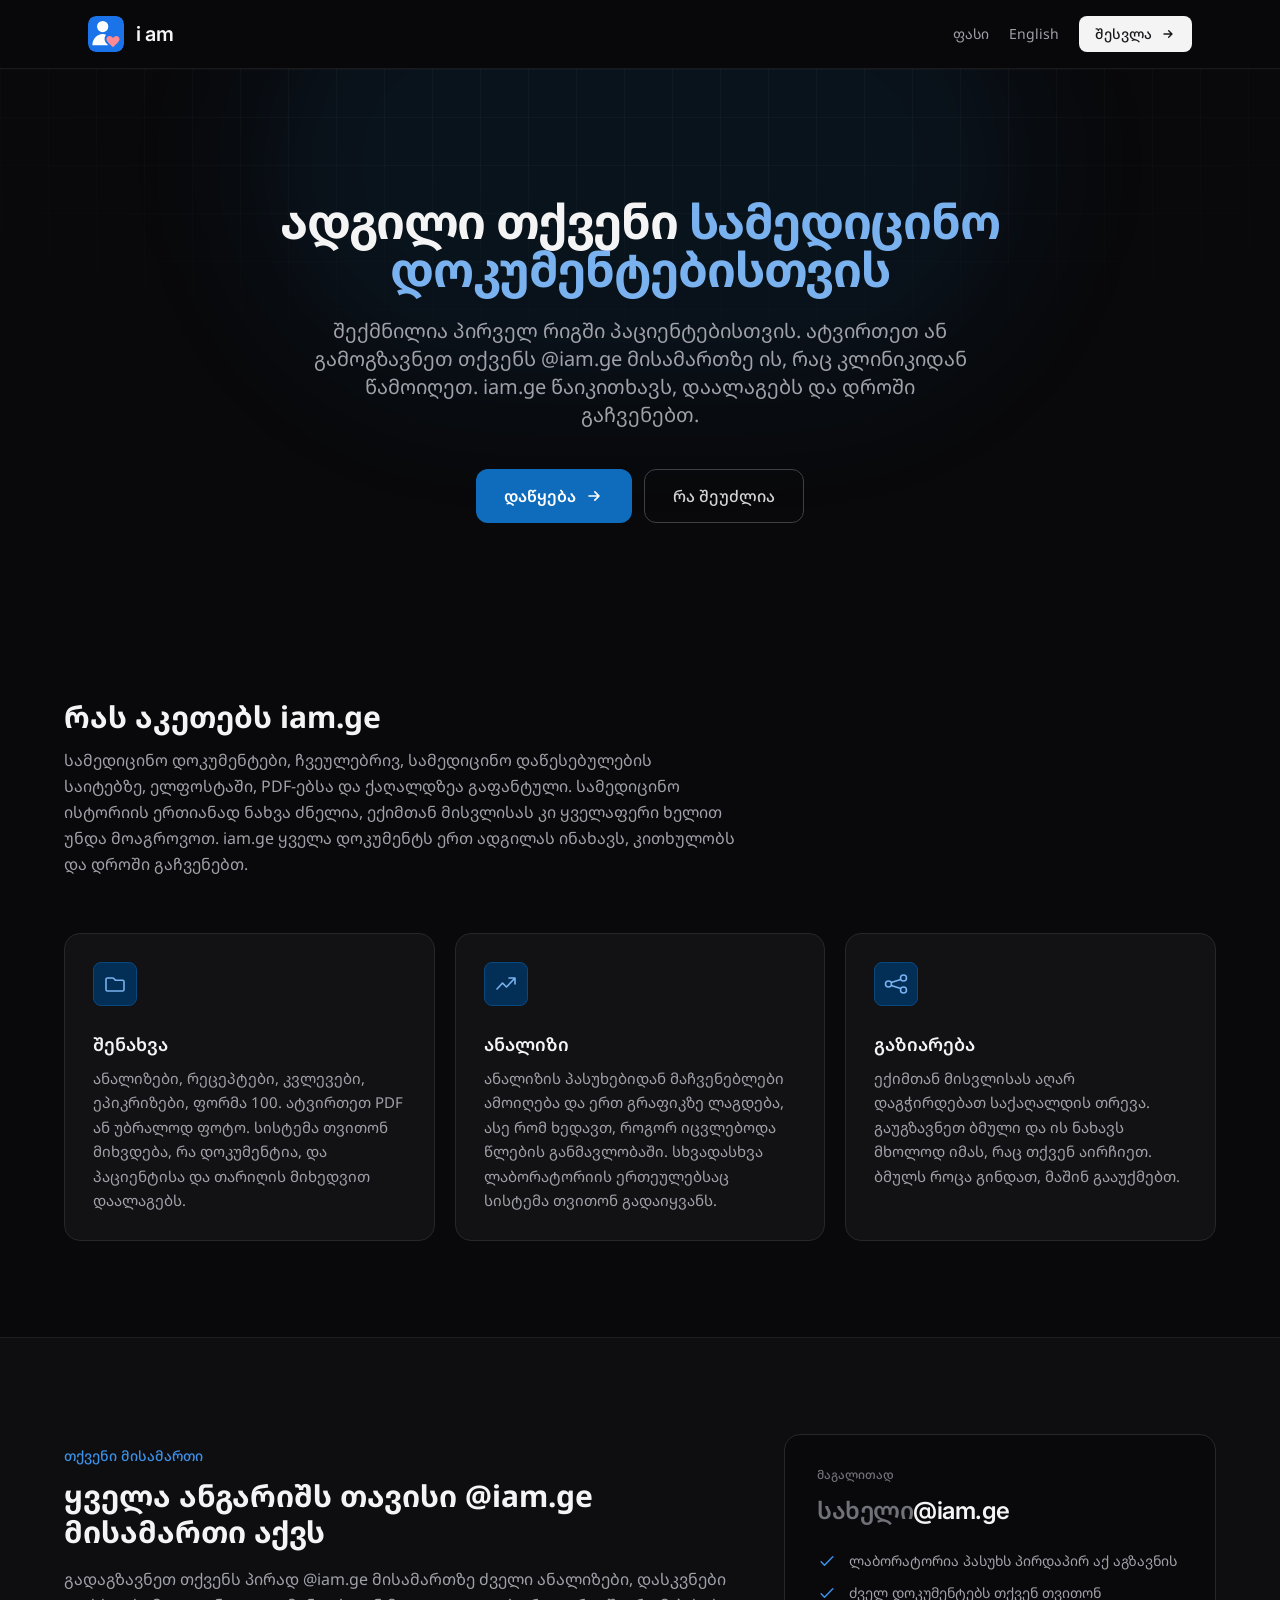
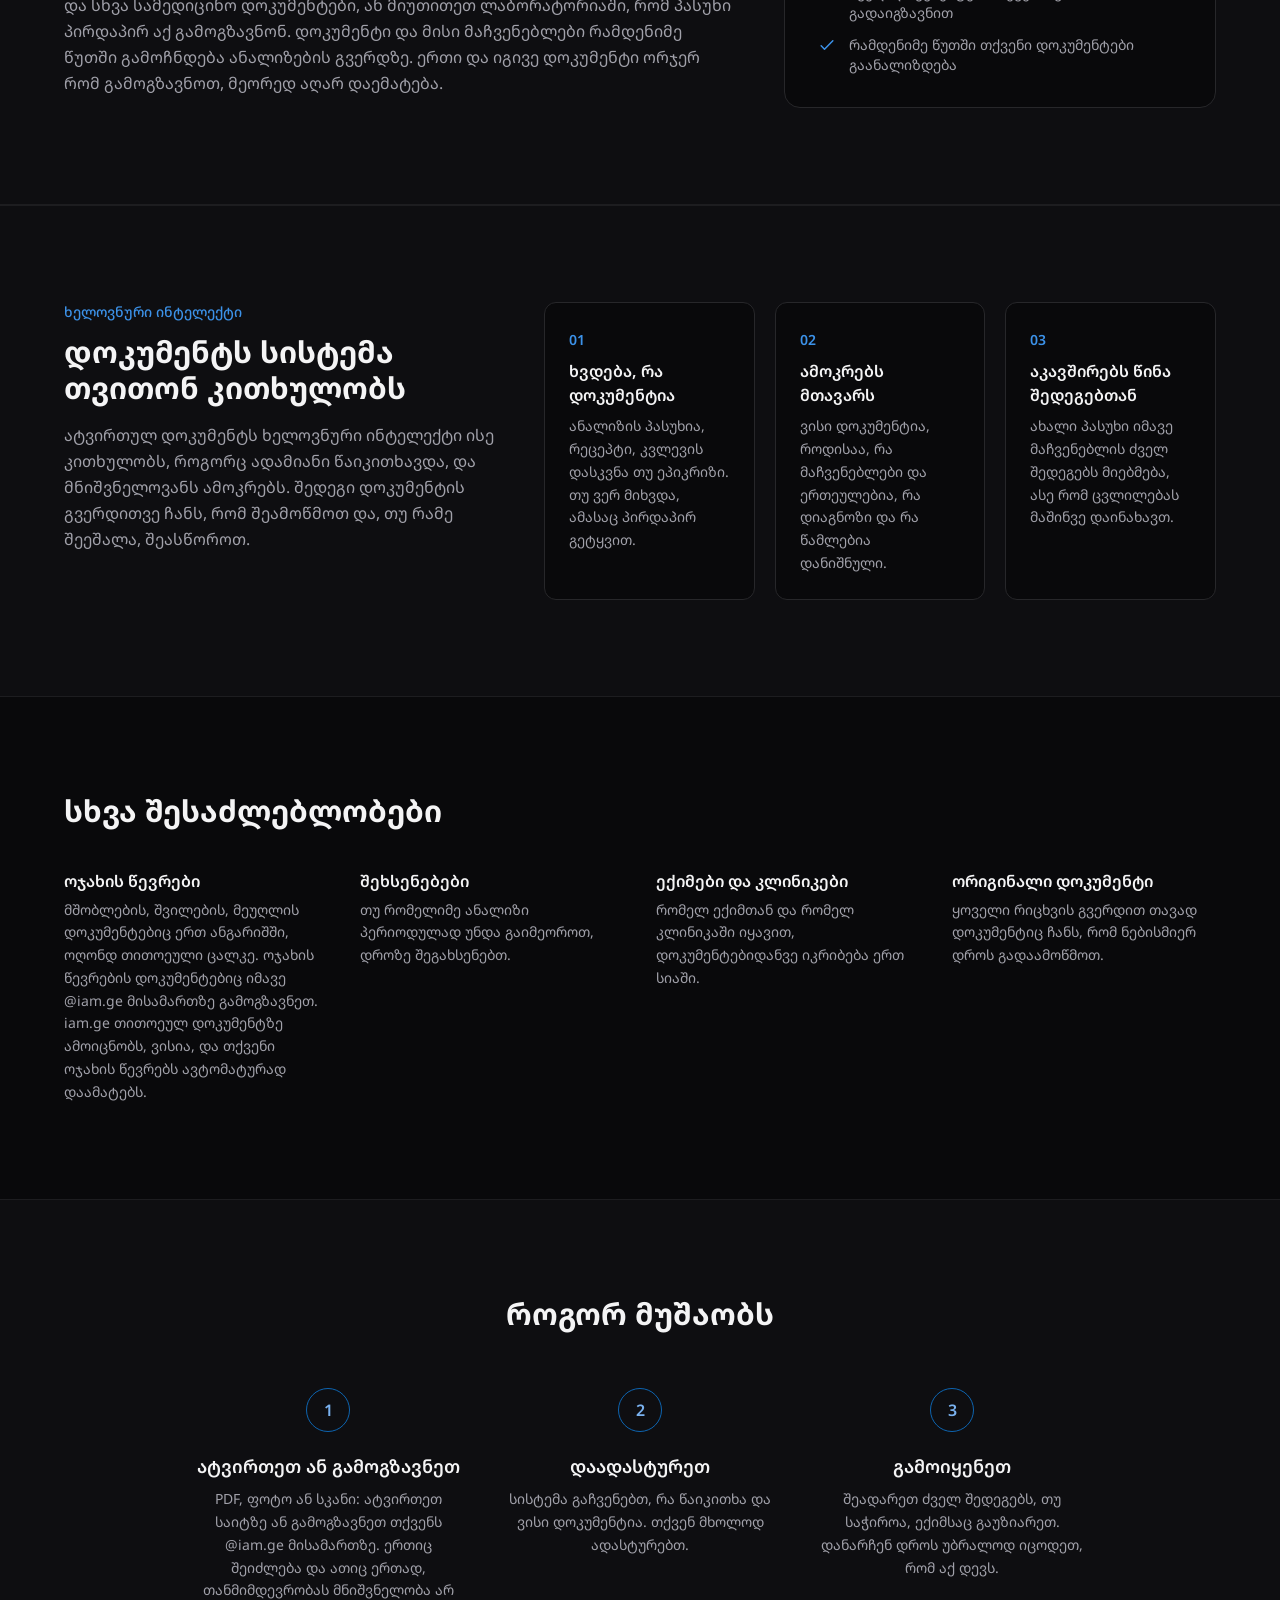
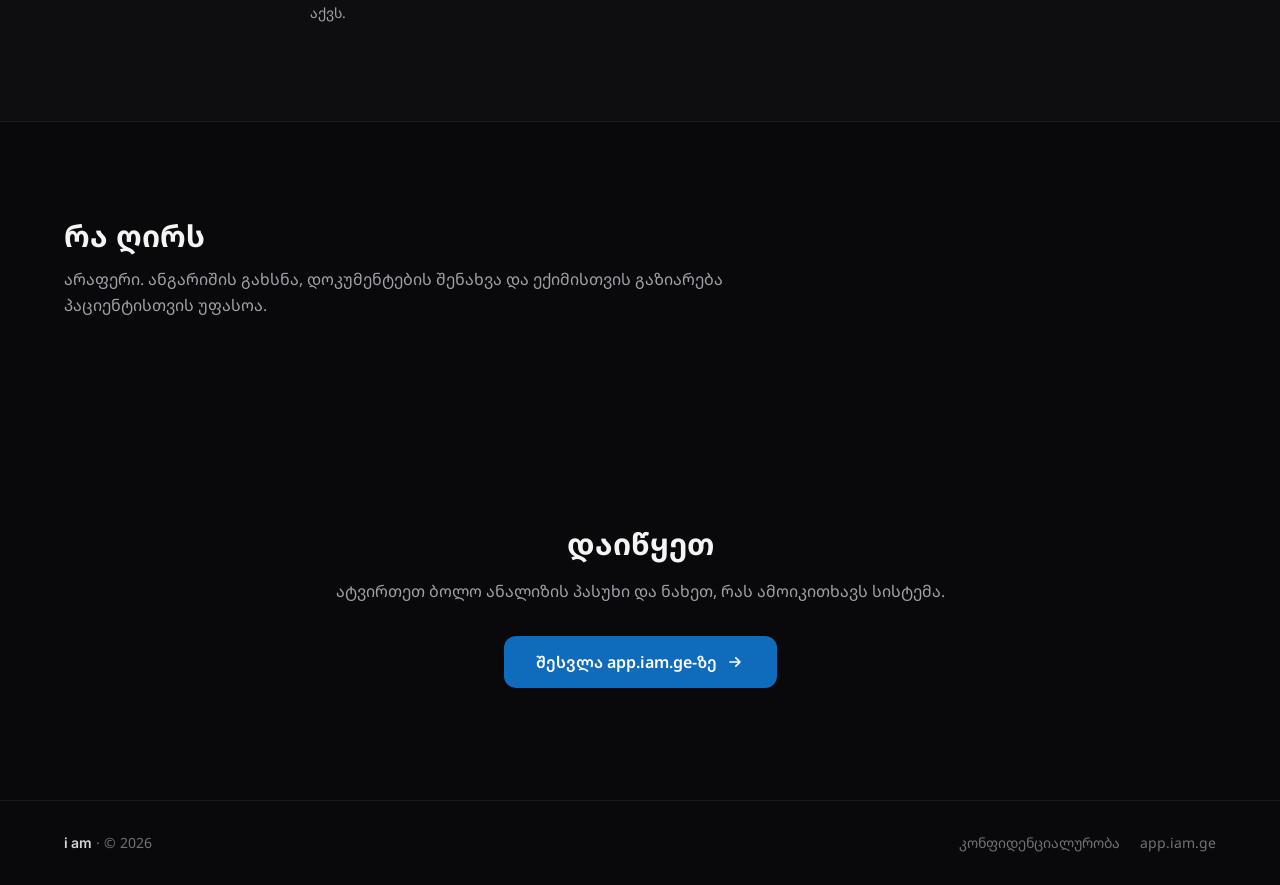
<file: index.html>
<!DOCTYPE html>
<html lang="ka" class="dark">
<head>
    <meta charset="UTF-8">
    <meta name="viewport" content="width=device-width, initial-scale=1.0">

    <!--
        iam.ge landing page.

        Static files served by GitHub Pages. The product itself lives at https://app.iam.ge
        (AppifySheets/personalized-health). Every call to action here points there; nothing on
        this page talks to a server.

        Two languages, two files with the same structure: this one (Georgian, the default at /)
        and en/index.html (English, at /en/). A change to one section belongs in both files.

        The language travels with the visitor: every app link goes through the portal's
        language endpoint, https://app.iam.ge/language/ka?back=%2F here and /language/en on
        the English page, which sets the portal's iam-lang cookie and redirects to the app.

        Brand: the Latin wordmark "i am", all lower case as the portal writes its name, used quietly. The Georgian copy carries the message:
        a place for medical documents, built for patients first. Plain headings, no slogans;
        the copy should read like a person explaining it to a friend.
    -->
    <title>i am | ადგილი სამედიცინო დოკუმენტებისთვის</title>
    <meta name="description" content="ატვირთეთ ანალიზები და სამედიცინო დოკუმენტები. i am წაიკითხავს და ისე დაალაგებს, რომ ადვილად შეადაროთ და ექიმს გაუზიაროთ.">
    <link rel="canonical" href="https://iam.ge/">
    <link rel="alternate" hreflang="ka" href="https://iam.ge/">
    <link rel="alternate" hreflang="en" href="https://iam.ge/en/">
    <link rel="alternate" hreflang="x-default" href="https://iam.ge/">

    <!-- Social preview: what a shared link shows in Messenger, Telegram, LinkedIn -->
    <meta property="og:type" content="website">
    <meta property="og:url" content="https://iam.ge/">
    <meta property="og:title" content="i am | ადგილი სამედიცინო დოკუმენტებისთვის">
    <meta property="og:description" content="თქვენი ანალიზები და სამედიცინო დოკუმენტები ერთ ადგილას. შეინახეთ, შეადარეთ, გაუზიარეთ ექიმს.">
    <meta property="og:locale" content="ka_GE">
    <meta name="twitter:card" content="summary">

    <!-- The portal's icon (personalized-health, L5.2.Portal.Components/wwwroot): a person with a pink heart
         on a blue tile. icon.svg is the master; the PNGs are its renders for home screens. Same files as the
         portal, so the tab and the home-screen tile look the same on both hosts. -->
    <link rel="icon" type="image/svg+xml" href="/icon.svg">
    <link rel="icon" type="image/png" sizes="192x192" href="/icon-192.png">
    <link rel="apple-touch-icon" href="/apple-touch-icon.png">

    <!-- Tailwind, built ahead of time into /site.css from tailwind/site.config.js (sh tailwind/build.sh).
         The page does not load Tailwind at runtime: a blocked CDN script used to leave it unstyled. -->
    <link rel="stylesheet" href="/site.css">

    <link rel="preconnect" href="https://fonts.googleapis.com">
    <link rel="preconnect" href="https://fonts.gstatic.com" crossorigin>
    <link href="https://fonts.googleapis.com/css2?family=Noto+Sans+Georgian:wght@300;400;500;600;700&family=Inter:wght@500;600&display=swap" rel="stylesheet">

    <style>
        /* Georgian body text; the wordmark alone uses Inter so "i am" sits evenly */
        body { font-family: 'Noto Sans Georgian', 'Noto Sans', sans-serif; }
        .wordmark { font-family: 'Inter', 'Noto Sans Georgian', sans-serif; letter-spacing: -0.02em; }

        html { scroll-behavior: smooth; }

        /* Faint grid behind the hero. Decorative only, so it sits in CSS and not in the markup. */
        .hero-grid {
            background-image:
                linear-gradient(to right, rgba(255,255,255,0.035) 1px, transparent 1px),
                linear-gradient(to bottom, rgba(255,255,255,0.035) 1px, transparent 1px);
            background-size: 48px 48px;
            mask-image: radial-gradient(ellipse 70% 60% at 50% 0%, black 30%, transparent 100%);
            -webkit-mask-image: radial-gradient(ellipse 70% 60% at 50% 0%, black 30%, transparent 100%);
        }
    </style>
</head>

<body class="bg-zinc-950 text-zinc-100 min-h-screen flex flex-col antialiased">

    <!-- ─────────────────────────────────────────────────────────────
         NAV
         Wordmark on the left; the other language and the sign-in
         button on the right.
    ───────────────────────────────────────────────────────────── -->
    <nav class="sticky top-0 z-50 bg-zinc-950/80 backdrop-blur-md border-b border-zinc-800/60">
        <div class="max-w-6xl mx-auto px-6 py-4 flex items-center justify-between">
            <a href="/" class="flex items-center gap-3">
                <!-- Mark: the portal's icon, the same drawing as the favicon -->
                <span class="w-9 h-9 rounded-lg overflow-hidden"><svg xmlns="http://www.w3.org/2000/svg" width="36" height="36" viewBox="0 0 100 100"><rect width="100" height="100" rx="22" fill="#1a73e8"/><g transform="translate(7 6) scale(2.6)"><circle cx="13" cy="9" r="6" fill="#ffffff"/><path fill="#ffffff" d="M2,29c0-6.6,4.9-12,11-12c1.3,0,2.5,0.2,3.6,0.6C15.6,18.8,15,20.4,15,22.3c0,1.9,0.9,3.6,2.4,5.1L19,29H2z"/><path fill="#ff8a93" d="M24,31l-5.2-5.1C17.7,24.8,17,23.6,17,22.3c0-1.8,1.4-3.3,3.2-3.3c1.6,0,2.9,1,3.8,2.3c0.9-1.3,2.2-2.3,3.8-2.3c1.8,0,3.2,1.5,3.2,3.3c0,1.3-0.7,2.5-1.8,3.6L24,31z"/></g></svg></span>
                <span class="wordmark text-xl font-semibold">i am</span>
            </a>
            <div class="flex items-center gap-5">
                <!-- Jumps to the cost block under the hero -->
                <a href="#cost" class="hidden sm:inline text-sm text-zinc-400 hover:text-white transition-colors">ფასი</a>
                <!-- The same page in English; the app link over there carries English into the portal -->
                <a href="/en/" lang="en" hreflang="en" class="text-sm text-zinc-400 hover:text-white transition-colors">English</a>
                <a href="https://app.iam.ge/language/ka?back=%2F"
                   class="inline-flex items-center gap-2 bg-zinc-100 hover:bg-white text-zinc-900 text-sm font-medium px-4 py-2 rounded-lg transition-colors">
                        შესვლა
                    <svg width="16" height="16" class="w-4 h-4" fill="none" stroke="currentColor" stroke-width="2" viewBox="0 0 24 24" aria-hidden="true">
                        <path stroke-linecap="round" stroke-linejoin="round" d="M13 7l5 5m0 0l-5 5m5-5H6"/>
                    </svg>
                </a>
            </div>
        </div>
    </nav>


    <!-- ─────────────────────────────────────────────────────────────
         HERO
         The promise in one line, how it happens in one sentence,
         then the single action that matters: go to the app.
    ───────────────────────────────────────────────────────────── -->
    <section class="relative overflow-hidden">
        <div class="hero-grid absolute inset-0 pointer-events-none" aria-hidden="true"></div>
        <div class="absolute -top-32 left-1/2 -translate-x-1/2 w-[48rem] h-[28rem] bg-accent-600/10 rounded-full blur-3xl pointer-events-none" aria-hidden="true"></div>

        <div class="relative max-w-4xl mx-auto px-6 pt-24 sm:pt-32 pb-20 text-center">
            <!--
                The Georgian headline has one very long word, დოკუმენტებისთვის, about 10.4 times the
                font size wide. At a fixed 36px (text-4xl) that is 375px, more than the 342px a 390px
                phone leaves inside px-6, and the last letter gets cut off. So below the sm breakpoint
                the size follows the screen: 7.5vw, capped at 2.25rem (text-4xl). The word then fits
                the column on phones from 320px up. From sm (640px) it is text-5xl.
                The English page uses a plain text-4xl: its headline has no word that long.
            -->
            <h1 class="text-[min(7.5vw,2.25rem)] sm:text-5xl font-bold leading-[1.2] tracking-tight mb-6">
                ადგილი თქვენი
                <span class="text-accent-300">სამედიცინო დოკუმენტებისთვის</span>
            </h1>
            <p class="text-lg sm:text-xl text-zinc-400 max-w-2xl mx-auto mb-10 leading-relaxed">
                შექმნილია პირველ რიგში პაციენტებისთვის. ატვირთეთ ან გამოგზავნეთ თქვენს @iam.ge
                მისამართზე ის, რაც კლინიკიდან წამოიღეთ. iam.ge წაიკითხავს, დაალაგებს და დროში გაჩვენებთ.
            </p>
            <div class="flex flex-col sm:flex-row gap-3 justify-center">
                <a href="https://app.iam.ge/language/ka?back=%2F"
                   class="inline-flex items-center justify-center gap-2 bg-accent-600 hover:bg-accent-500 text-white font-semibold px-7 py-3.5 rounded-xl text-base transition-colors">
                    დაწყება
                    <svg width="20" height="20" class="w-5 h-5" fill="none" stroke="currentColor" stroke-width="2" viewBox="0 0 24 24" aria-hidden="true">
                        <path stroke-linecap="round" stroke-linejoin="round" d="M13 7l5 5m0 0l-5 5m5-5H6"/>
                    </svg>
                </a>
                <a href="#what"
                   class="inline-flex items-center justify-center gap-2 border border-zinc-700 hover:border-zinc-500 text-zinc-300 hover:text-white font-medium px-7 py-3.5 rounded-xl text-base transition-colors">
                    რა შეუძლია
                </a>
            </div>
        </div>
    </section>


    <!-- ─────────────────────────────────────────────────────────────
         THE THREE THINGS
         Store, analyze, share. These are the pillars the owner named;
         each card says what the app does for that pillar, nothing more.
    ───────────────────────────────────────────────────────────── -->
    <section id="what" class="py-20 sm:py-24 px-6">
        <div class="max-w-6xl mx-auto">
            <div class="max-w-2xl mb-14">
                <h2 class="text-2xl sm:text-3xl font-bold mb-3">რას აკეთებს iam.ge</h2>
                <!-- The problem statement, word for word as the welcome mail says it (MailText.WelcomeProblem
                     in personalized-health), so the site and the mail agree. -->
                <p class="text-zinc-400 leading-relaxed">
                    სამედიცინო დოკუმენტები, ჩვეულებრივ, სამედიცინო დაწესებულების საიტებზე, ელფოსტაში,
                    PDF-ებსა და ქაღალდზეა გაფანტული. სამედიცინო ისტორიის ერთიანად ნახვა ძნელია, ექიმთან
                    მისვლისას კი ყველაფერი ხელით უნდა მოაგროვოთ. iam.ge ყველა დოკუმენტს ერთ ადგილას
                    ინახავს, კითხულობს და დროში გაჩვენებთ.
                </p>
            </div>

            <div class="grid md:grid-cols-3 gap-5">

                <!-- Store -->
                <article class="bg-zinc-900/60 border border-zinc-800 rounded-2xl p-7 hover:border-zinc-700 transition-colors">
                    <div class="w-11 h-11 rounded-lg bg-accent-950 border border-accent-900 flex items-center justify-center mb-6">
                        <svg width="24" height="24" class="w-6 h-6 text-accent-300" fill="none" stroke="currentColor" stroke-width="1.6" viewBox="0 0 24 24" aria-hidden="true">
                            <path stroke-linecap="round" stroke-linejoin="round" d="M3 7.5A1.5 1.5 0 014.5 6h5.1a1.5 1.5 0 011.06.44l1.4 1.4a1.5 1.5 0 001.06.44h6.38A1.5 1.5 0 0121 9.78V17.5a1.5 1.5 0 01-1.5 1.5h-15A1.5 1.5 0 013 17.5v-10z"/>
                        </svg>
                    </div>
                    <h3 class="text-lg font-semibold mb-2">შენახვა</h3>
                    <p class="text-zinc-400 leading-relaxed text-[15px]">
                        ანალიზები, რეცეპტები, კვლევები, ეპიკრიზები, ფორმა 100. ატვირთეთ PDF ან უბრალოდ ფოტო.
                        სისტემა თვითონ მიხვდება, რა დოკუმენტია, და პაციენტისა და თარიღის მიხედვით დაალაგებს.
                    </p>
                </article>

                <!-- Analyze -->
                <article class="bg-zinc-900/60 border border-zinc-800 rounded-2xl p-7 hover:border-zinc-700 transition-colors">
                    <div class="w-11 h-11 rounded-lg bg-accent-950 border border-accent-900 flex items-center justify-center mb-6">
                        <svg width="24" height="24" class="w-6 h-6 text-accent-300" fill="none" stroke="currentColor" stroke-width="1.6" viewBox="0 0 24 24" aria-hidden="true">
                            <path stroke-linecap="round" stroke-linejoin="round" d="M3 17l5.5-6 4 4L21 6M15 6h6v6"/>
                        </svg>
                    </div>
                    <h3 class="text-lg font-semibold mb-2">ანალიზი</h3>
                    <p class="text-zinc-400 leading-relaxed text-[15px]">
                        ანალიზის პასუხებიდან მაჩვენებლები ამოიღება და ერთ გრაფიკზე ლაგდება, ასე რომ ხედავთ,
                        როგორ იცვლებოდა წლების განმავლობაში. სხვადასხვა ლაბორატორიის ერთეულებსაც სისტემა თვითონ გადაიყვანს.
                    </p>
                </article>

                <!-- Share -->
                <article class="bg-zinc-900/60 border border-zinc-800 rounded-2xl p-7 hover:border-zinc-700 transition-colors">
                    <div class="w-11 h-11 rounded-lg bg-accent-950 border border-accent-900 flex items-center justify-center mb-6">
                        <svg width="24" height="24" class="w-6 h-6 text-accent-300" fill="none" stroke="currentColor" stroke-width="1.6" viewBox="0 0 24 24" aria-hidden="true">
                            <path stroke-linecap="round" stroke-linejoin="round" d="M7.5 12a3 3 0 11-6 0 3 3 0 016 0zm15-6a3 3 0 11-6 0 3 3 0 016 0zm0 12a3 3 0 11-6 0 3 3 0 016 0zM7.2 10.6l9.6-3.2M7.2 13.4l9.6 3.2"/>
                        </svg>
                    </div>
                    <h3 class="text-lg font-semibold mb-2">გაზიარება</h3>
                    <p class="text-zinc-400 leading-relaxed text-[15px]">
                        ექიმთან მისვლისას აღარ დაგჭირდებათ საქაღალდის თრევა. გაუგზავნეთ ბმული და ის ნახავს
                        მხოლოდ იმას, რაც თქვენ აირჩიეთ. ბმულს როცა გინდათ, მაშინ გააუქმებთ.
                    </p>
                </article>
            </div>
        </div>
    </section>


    <!-- ─────────────────────────────────────────────────────────────
         YOUR @iam.ge ADDRESS
         Every account gets its own address, <name>@iam.ge. Labs can send
         results straight to it and the person can forward old papers to
         it, so this is the core of the product and gets its own block.
         The body text is the welcome mail's (MailText.WelcomeHowTo in
         personalized-health) with "ამ მისამართზე" turned into "თქვენს
         პირად @iam.ge მისამართზე", because a visitor has no address yet.
    ───────────────────────────────────────────────────────────── -->
    <section class="py-20 sm:py-24 px-6 bg-zinc-900/40 border-y border-zinc-800/60">
        <div class="max-w-6xl mx-auto grid lg:grid-cols-5 gap-12 items-center">
            <div class="lg:col-span-3">
                <p class="text-sm font-medium text-accent-400 mb-3">თქვენი მისამართი</p>
                <h2 class="text-2xl sm:text-3xl font-bold mb-4">ყველა ანგარიშს თავისი @iam.ge მისამართი აქვს</h2>
                <p class="text-zinc-400 leading-relaxed">
                    გადაგზავნეთ თქვენს პირად @iam.ge მისამართზე ძველი ანალიზები, დასკვნები და სხვა
                    სამედიცინო დოკუმენტები, ან მიუთითეთ ლაბორატორიაში, რომ პასუხი პირდაპირ აქ
                    გამოგზავნონ. დოკუმენტი და მისი მაჩვენებლები რამდენიმე წუთში გამოჩნდება ანალიზების
                    გვერდზე. ერთი და იგივე დოკუმენტი ორჯერ რომ გამოგზავნოთ, მეორედ აღარ დაემატება.
                </p>
            </div>

            <!-- A picture of the address itself, so the idea lands before the paragraph is read -->
            <div class="lg:col-span-2">
                <div class="bg-zinc-950 border border-zinc-800 rounded-2xl p-6 sm:p-8">
                    <p class="text-xs font-medium text-zinc-500 mb-3">მაგალითად</p>
                    <p class="wordmark text-xl sm:text-2xl font-semibold text-zinc-100 break-all">
                        <span class="text-zinc-500">სახელი</span>@iam.ge
                    </p>
                    <ul class="mt-6 space-y-3 text-sm text-zinc-400">
                        <li class="flex gap-3">
                            <svg width="20" height="20" class="w-5 h-5 shrink-0 text-accent-400" fill="none" stroke="currentColor" stroke-width="1.8" viewBox="0 0 24 24" aria-hidden="true"><path stroke-linecap="round" stroke-linejoin="round" d="M5 13l4 4L19 7"/></svg>
                            ლაბორატორია პასუხს პირდაპირ აქ აგზავნის
                        </li>
                        <li class="flex gap-3">
                            <svg width="20" height="20" class="w-5 h-5 shrink-0 text-accent-400" fill="none" stroke="currentColor" stroke-width="1.8" viewBox="0 0 24 24" aria-hidden="true"><path stroke-linecap="round" stroke-linejoin="round" d="M5 13l4 4L19 7"/></svg>
                            ძველ დოკუმენტებს თქვენ თვითონ გადაიგზავნით
                        </li>
                        <li class="flex gap-3">
                            <svg width="20" height="20" class="w-5 h-5 shrink-0 text-accent-400" fill="none" stroke="currentColor" stroke-width="1.8" viewBox="0 0 24 24" aria-hidden="true"><path stroke-linecap="round" stroke-linejoin="round" d="M5 13l4 4L19 7"/></svg>
                            რამდენიმე წუთში თქვენი დოკუმენტები გაანალიზდება
                        </li>
                    </ul>
                </div>
            </div>
        </div>
    </section>


    <!-- ─────────────────────────────────────────────────────────────
         AI, QUIETLY
         The owner wants AI integrated but not shouted. One block that
         says what the model does and that the person stays in charge.
    ───────────────────────────────────────────────────────────── -->
    <section class="py-20 sm:py-24 px-6 bg-zinc-900/40 border-y border-zinc-800/60">
        <div class="max-w-6xl mx-auto grid lg:grid-cols-5 gap-12 items-start">
            <div class="lg:col-span-2">
                <p class="text-sm font-medium text-accent-400 mb-3">ხელოვნური ინტელექტი</p>
                <h2 class="text-2xl sm:text-3xl font-bold mb-4">დოკუმენტს სისტემა თვითონ კითხულობს</h2>
                <p class="text-zinc-400 leading-relaxed">
                    ატვირთულ დოკუმენტს ხელოვნური ინტელექტი ისე კითხულობს, როგორც ადამიანი წაიკითხავდა,
                    და მნიშვნელოვანს ამოკრებს. შედეგი დოკუმენტის გვერდითვე ჩანს, რომ შეამოწმოთ და,
                    თუ რამე შეეშალა, შეასწოროთ.
                </p>
            </div>

            <ol class="lg:col-span-3 grid sm:grid-cols-3 gap-5">
                <li class="bg-zinc-950 border border-zinc-800 rounded-xl p-6">
                    <span class="text-accent-400 text-sm font-semibold">01</span>
                    <h3 class="font-semibold mt-2 mb-2">ხვდება, რა დოკუმენტია</h3>
                    <p class="text-zinc-400 text-sm leading-relaxed">ანალიზის პასუხია, რეცეპტი, კვლევის დასკვნა თუ ეპიკრიზი. თუ ვერ მიხვდა, ამასაც პირდაპირ გეტყვით.</p>
                </li>
                <li class="bg-zinc-950 border border-zinc-800 rounded-xl p-6">
                    <span class="text-accent-400 text-sm font-semibold">02</span>
                    <h3 class="font-semibold mt-2 mb-2">ამოკრებს მთავარს</h3>
                    <p class="text-zinc-400 text-sm leading-relaxed">ვისი დოკუმენტია, როდისაა, რა მაჩვენებლები და ერთეულებია, რა დიაგნოზი და რა წამლებია დანიშნული.</p>
                </li>
                <li class="bg-zinc-950 border border-zinc-800 rounded-xl p-6">
                    <span class="text-accent-400 text-sm font-semibold">03</span>
                    <h3 class="font-semibold mt-2 mb-2">აკავშირებს წინა შედეგებთან</h3>
                    <p class="text-zinc-400 text-sm leading-relaxed">ახალი პასუხი იმავე მაჩვენებლის ძველ შედეგებს მიებმება, ასე რომ ცვლილებას მაშინვე დაინახავთ.</p>
                </li>
            </ol>
        </div>
    </section>


    <!-- ─────────────────────────────────────────────────────────────
         ALSO
         Smaller capabilities the app has that do not deserve a card of
         their own but a visitor would want to know about.
    ───────────────────────────────────────────────────────────── -->
    <section class="py-20 sm:py-24 px-6">
        <div class="max-w-6xl mx-auto">
            <h2 class="text-2xl sm:text-3xl font-bold mb-10">სხვა შესაძლებლობები</h2>
            <dl class="grid sm:grid-cols-2 lg:grid-cols-4 gap-x-8 gap-y-10">
                <div>
                    <dt class="font-semibold mb-1.5">ოჯახის წევრები</dt>
                    <!-- Second and third sentences are the welcome mail's (MailText.WelcomeFamily), with "აქ"
                         made explicit as the address, since this item sits far from the address block. -->
                    <dd class="text-zinc-400 text-sm leading-relaxed">მშობლების, შვილების, მეუღლის დოკუმენტებიც ერთ ანგარიშში, ოღონდ თითოეული ცალკე. ოჯახის წევრების დოკუმენტებიც იმავე @iam.ge მისამართზე გამოგზავნეთ. iam.ge თითოეულ დოკუმენტზე ამოიცნობს, ვისია, და თქვენი ოჯახის წევრებს ავტომატურად დაამატებს.</dd>
                </div>
                <div>
                    <dt class="font-semibold mb-1.5">შეხსენებები</dt>
                    <dd class="text-zinc-400 text-sm leading-relaxed">თუ რომელიმე ანალიზი პერიოდულად უნდა გაიმეოროთ, დროზე შეგახსენებთ.</dd>
                </div>
                <div>
                    <dt class="font-semibold mb-1.5">ექიმები და კლინიკები</dt>
                    <dd class="text-zinc-400 text-sm leading-relaxed">რომელ ექიმთან და რომელ კლინიკაში იყავით, დოკუმენტებიდანვე იკრიბება ერთ სიაში.</dd>
                </div>
                <div>
                    <dt class="font-semibold mb-1.5">ორიგინალი დოკუმენტი</dt>
                    <dd class="text-zinc-400 text-sm leading-relaxed">ყოველი რიცხვის გვერდით თავად დოკუმენტიც ჩანს, რომ ნებისმიერ დროს გადაამოწმოთ.</dd>
                </div>
            </dl>
        </div>
    </section>


    <!-- ─────────────────────────────────────────────────────────────
         HOW IT WORKS
         Three steps, because the visitor's only real question at this
         point is "how much work is this for me".
    ───────────────────────────────────────────────────────────── -->
    <section id="how" class="py-20 sm:py-24 px-6 bg-zinc-900/40 border-y border-zinc-800/60">
        <div class="max-w-4xl mx-auto">
            <h2 class="text-2xl sm:text-3xl font-bold text-center mb-14">როგორ მუშაობს</h2>
            <ol class="grid sm:grid-cols-3 gap-10">
                <li class="text-center">
                    <div class="w-11 h-11 rounded-full border border-accent-700 text-accent-300 flex items-center justify-center mx-auto mb-5 font-semibold">1</div>
                    <h3 class="font-semibold text-lg mb-2">ატვირთეთ ან გამოგზავნეთ</h3>
                    <p class="text-zinc-400 text-sm leading-relaxed">PDF, ფოტო ან სკანი: ატვირთეთ საიტზე ან გამოგზავნეთ თქვენს @iam.ge მისამართზე. ერთიც შეიძლება და ათიც ერთად, თანმიმდევრობას მნიშვნელობა არ აქვს.</p>
                </li>
                <li class="text-center">
                    <div class="w-11 h-11 rounded-full border border-accent-700 text-accent-300 flex items-center justify-center mx-auto mb-5 font-semibold">2</div>
                    <h3 class="font-semibold text-lg mb-2">დაადასტურეთ</h3>
                    <p class="text-zinc-400 text-sm leading-relaxed">სისტემა გაჩვენებთ, რა წაიკითხა და ვისი დოკუმენტია. თქვენ მხოლოდ ადასტურებთ.</p>
                </li>
                <li class="text-center">
                    <div class="w-11 h-11 rounded-full border border-accent-700 text-accent-300 flex items-center justify-center mx-auto mb-5 font-semibold">3</div>
                    <h3 class="font-semibold text-lg mb-2">გამოიყენეთ</h3>
                    <p class="text-zinc-400 text-sm leading-relaxed">შეადარეთ ძველ შედეგებს, თუ საჭიროა, ექიმსაც გაუზიარეთ. დანარჩენ დროს უბრალოდ იცოდეთ, რომ აქ დევს.</p>
                </li>
            </ol>
        </div>
    </section>



    <!-- ─────────────────────────────────────────────────────────────
         WHAT IT COSTS
         A statement of fact, not a promise: free for patients, today.
         No "forever", nothing about doctors, nothing about how it might
         earn (Petre, 2026-11-09). A heading and one sentence, near the
         end of the page; the nav's "ფასი" link jumps here.
    ───────────────────────────────────────────────────────────── -->
    <section id="cost" class="py-20 sm:py-24 px-6 scroll-mt-24">
        <div class="max-w-6xl mx-auto">
            <div class="max-w-2xl">
                <h2 class="text-2xl sm:text-3xl font-bold mb-3">რა ღირს</h2>
                <p class="text-zinc-400 leading-relaxed">
                    არაფერი. ანგარიშის გახსნა, დოკუმენტების შენახვა და ექიმისთვის გაზიარება
                    პაციენტისთვის უფასოა.
                </p>
            </div>
        </div>
    </section>


    <!-- ─────────────────────────────────────────────────────────────
         CLOSING CALL
    ───────────────────────────────────────────────────────────── -->
    <section class="py-20 sm:py-28 px-6">
        <div class="max-w-2xl mx-auto text-center">
            <h2 class="text-2xl sm:text-3xl font-bold mb-4">დაიწყეთ</h2>
            <p class="text-zinc-400 mb-8 leading-relaxed">
                ატვირთეთ ბოლო ანალიზის პასუხი და ნახეთ, რას ამოიკითხავს სისტემა.
            </p>
            <a href="https://app.iam.ge/language/ka?back=%2F"
               class="inline-flex items-center gap-2 bg-accent-600 hover:bg-accent-500 text-white font-semibold px-8 py-3.5 rounded-xl text-base transition-colors">
                შესვლა app.iam.ge-ზე
                <svg width="20" height="20" class="w-5 h-5" fill="none" stroke="currentColor" stroke-width="2" viewBox="0 0 24 24" aria-hidden="true">
                    <path stroke-linecap="round" stroke-linejoin="round" d="M13 7l5 5m0 0l-5 5m5-5H6"/>
                </svg>
            </a>
        </div>
    </section>


    <!-- ─────────────────────────────────────────────────────────────
         FOOTER
    ───────────────────────────────────────────────────────────── -->
    <footer class="mt-auto border-t border-zinc-800/60 py-8 px-6">
        <div class="max-w-6xl mx-auto flex flex-col sm:flex-row items-center justify-between gap-3 text-sm text-zinc-500">
            <span><span class="wordmark text-zinc-300 font-semibold">i am</span> &middot; &copy; 2026</span>
            <span class="flex items-center gap-5">
                <!-- The privacy notice; the Google sign-in consent screen links to the same page -->
                <a href="/privacy" class="hover:text-zinc-300 transition-colors">კონფიდენციალურობა</a>
                <a href="https://app.iam.ge/language/ka?back=%2F" class="hover:text-zinc-300 transition-colors">app.iam.ge</a>
            </span>
        </div>
    </footer>
</body>
</html>
</file>
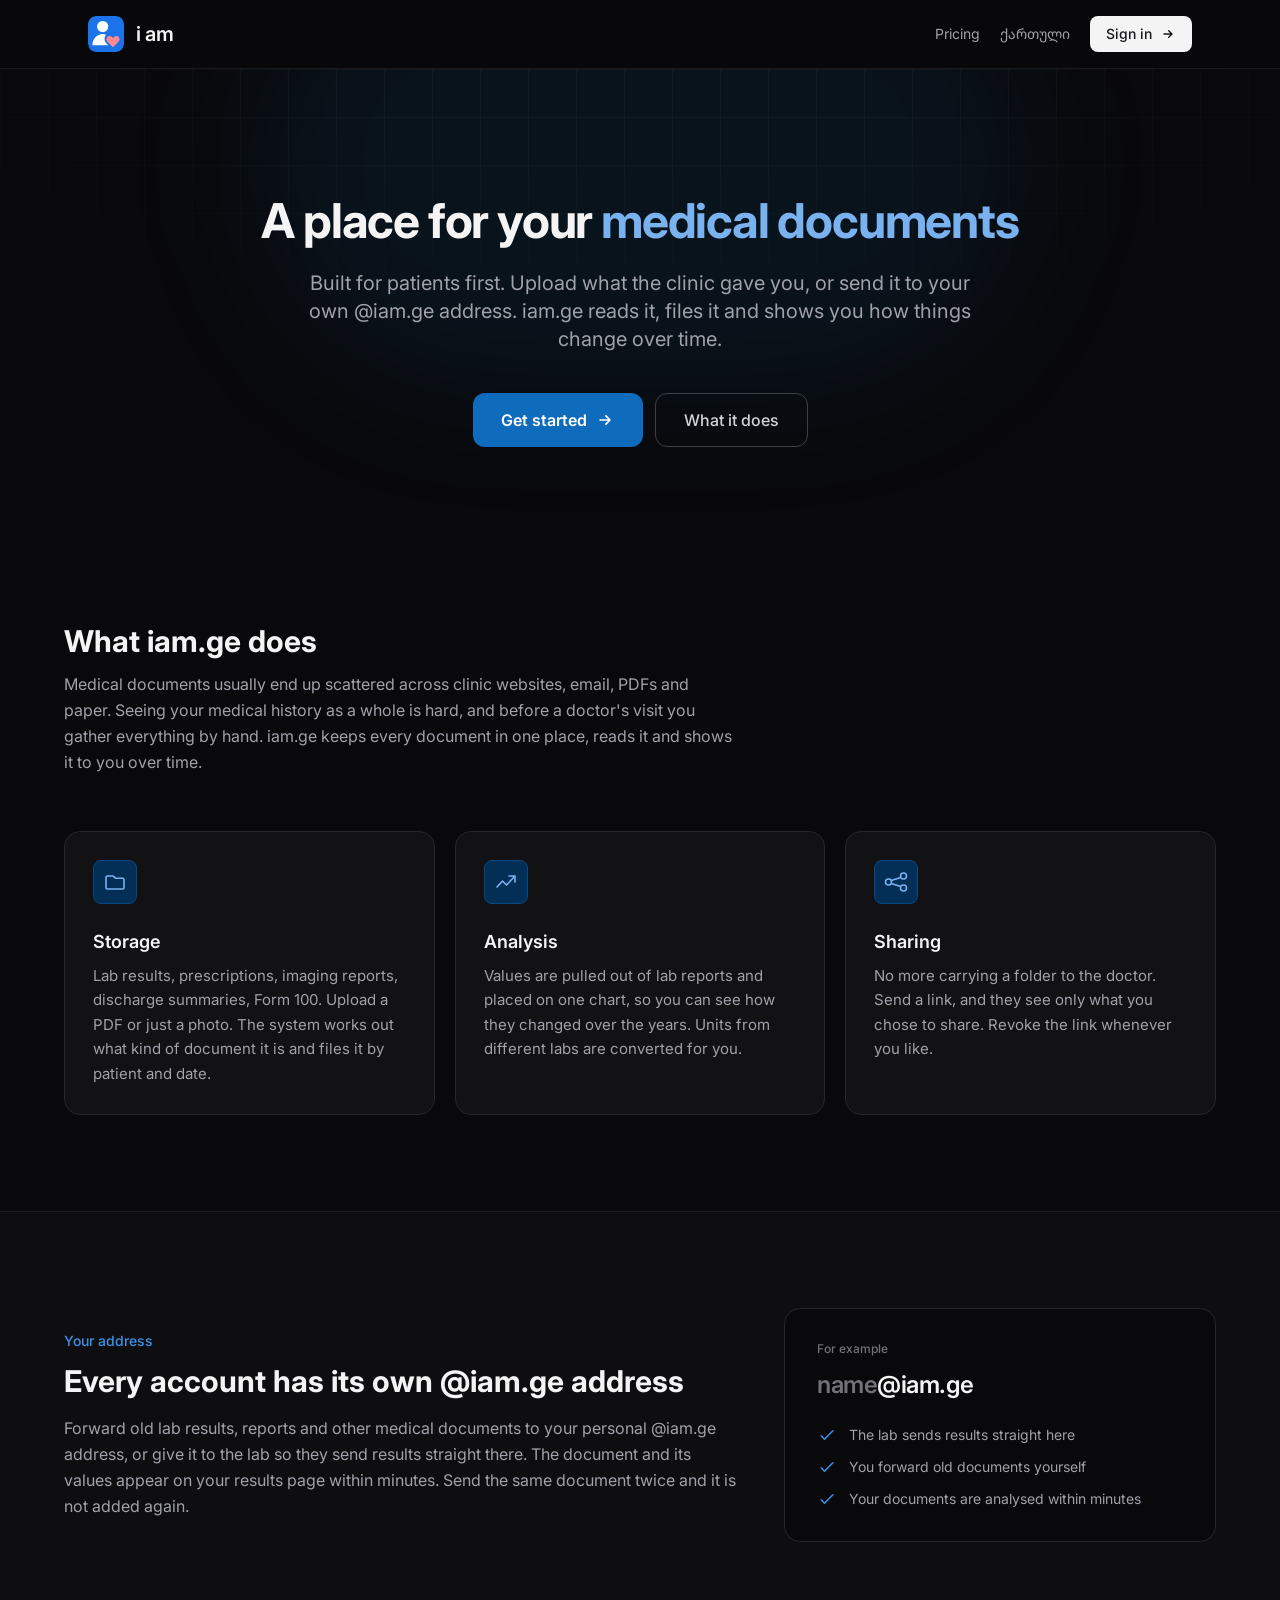
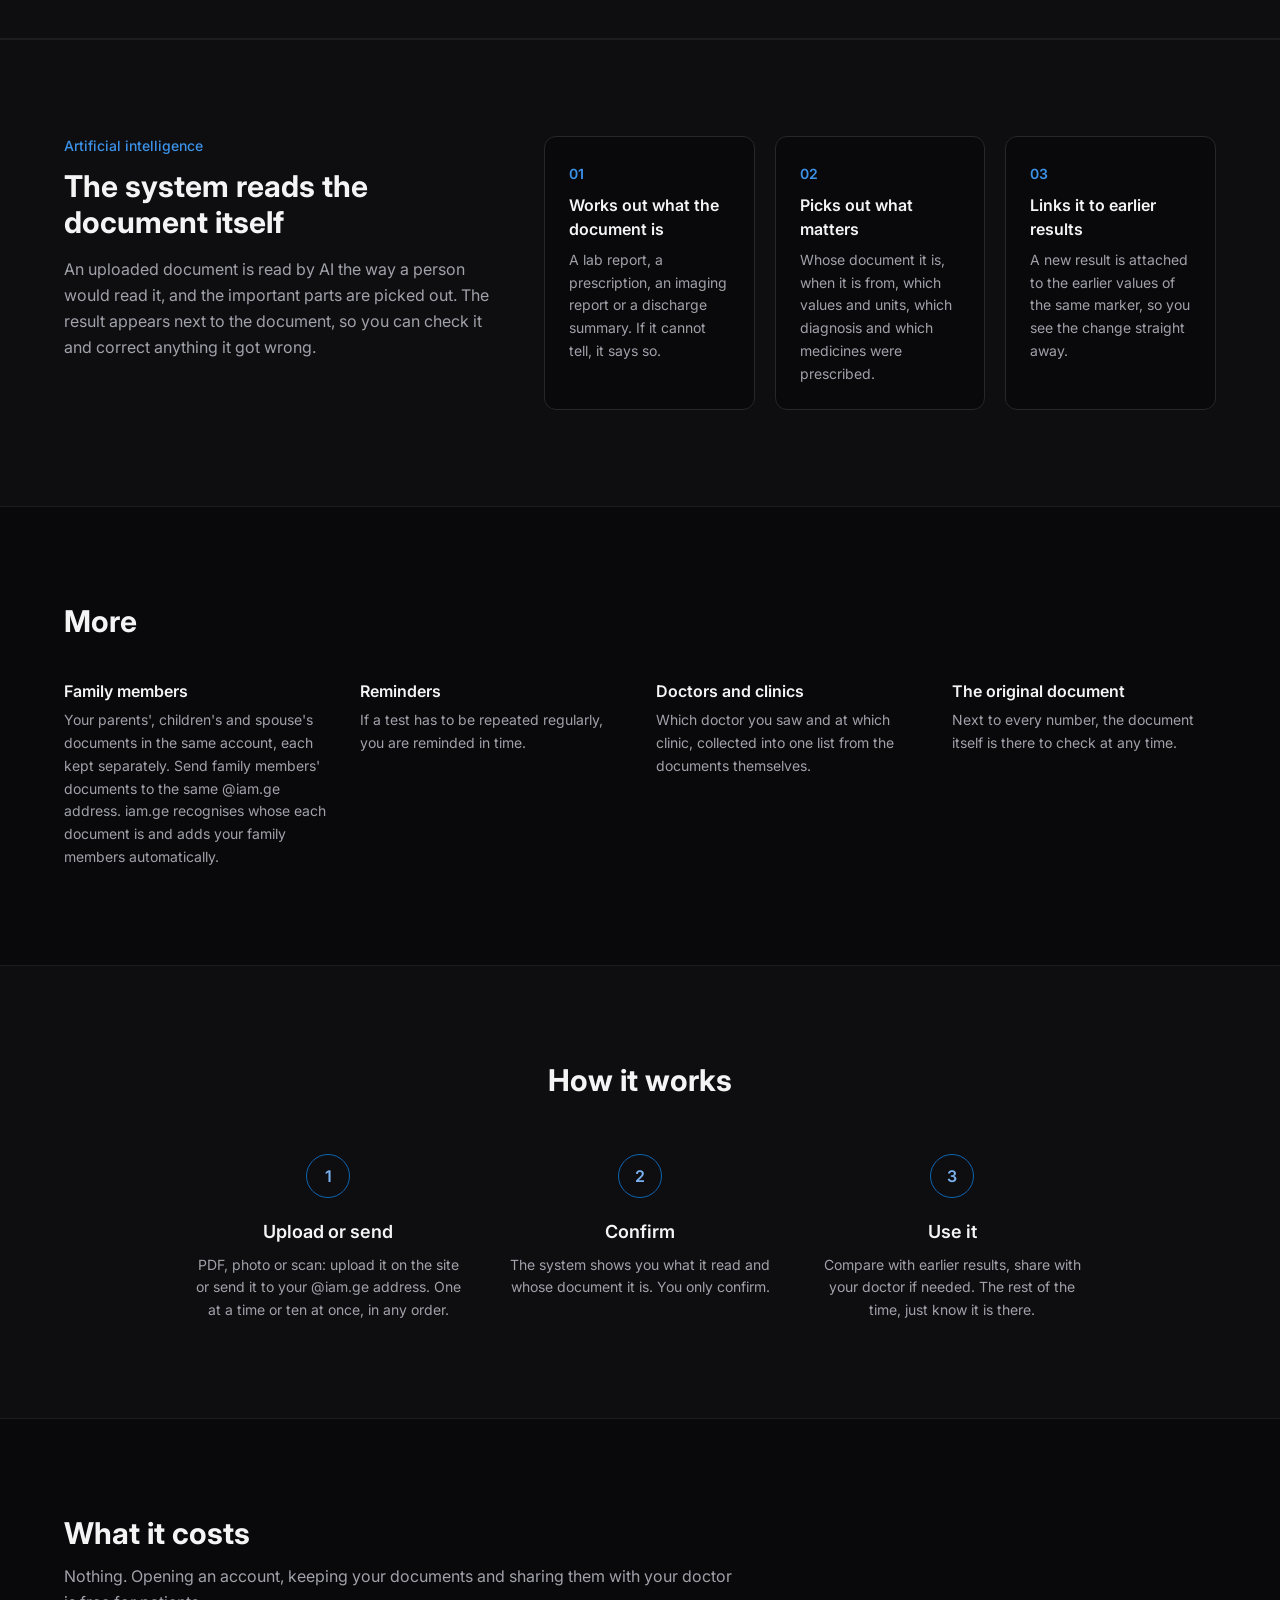
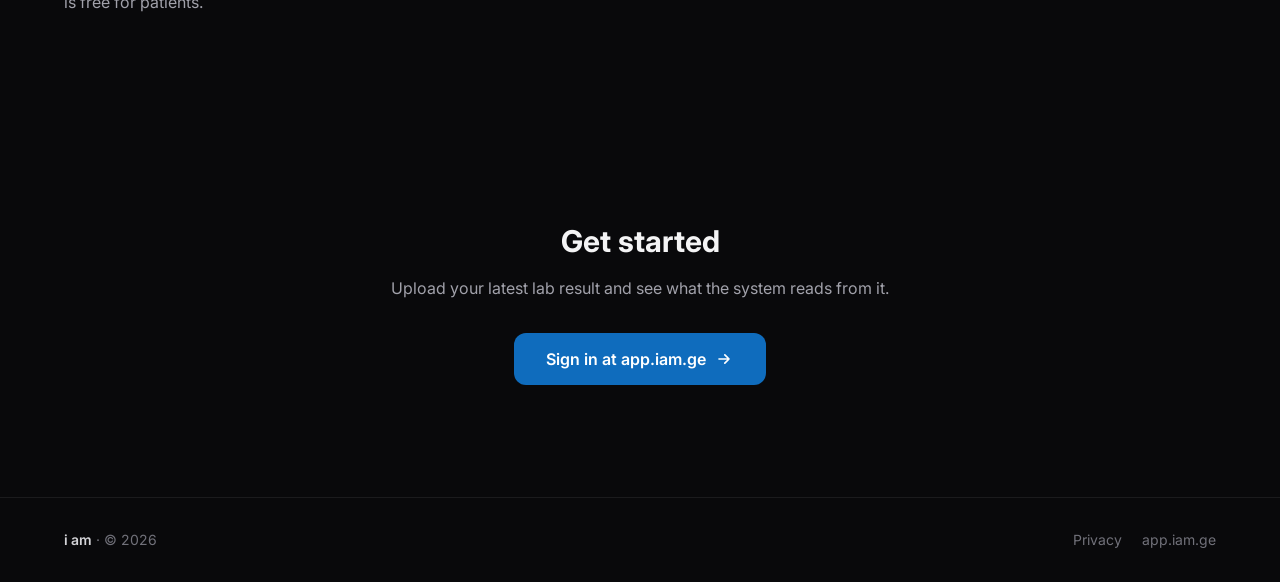
<file: en/index.html>
<!DOCTYPE html>
<html lang="en" class="dark">
<head>
    <meta charset="UTF-8">
    <meta name="viewport" content="width=device-width, initial-scale=1.0">

    <!--
        iam.ge landing page, English.

        The English twin of ../index.html (Georgian, the default at /). Same structure, same
        sections in the same order, same classes; only the words differ. A change to one section
        belongs in both files.

        The language travels with the visitor: every app link goes through the portal's
        language endpoint, https://app.iam.ge/language/en?back=%2F, which sets the portal's
        iam-lang cookie to English and redirects to the app. The Georgian page uses /language/ka.
    -->
    <title>i am | A place for your medical documents</title>
    <meta name="description" content="Upload lab results and other medical documents. i am reads them and files them so you can compare results over time and share them with your doctor.">
    <link rel="canonical" href="https://iam.ge/en/">
    <link rel="alternate" hreflang="ka" href="https://iam.ge/">
    <link rel="alternate" hreflang="en" href="https://iam.ge/en/">
    <link rel="alternate" hreflang="x-default" href="https://iam.ge/">

    <!-- Social preview: what a shared link shows in Messenger, Telegram, LinkedIn -->
    <meta property="og:type" content="website">
    <meta property="og:url" content="https://iam.ge/en/">
    <meta property="og:title" content="i am | A place for your medical documents">
    <meta property="og:description" content="Your lab results and medical documents in one place. Store them, compare them over time, share them with your doctor.">
    <meta property="og:locale" content="en_US">
    <meta name="twitter:card" content="summary">

    <!-- The portal's icon (personalized-health, L5.2.Portal.Components/wwwroot): a person with a pink heart
         on a blue tile. The files sit at the site root, shared with the Georgian page. -->
    <link rel="icon" type="image/svg+xml" href="/icon.svg">
    <link rel="icon" type="image/png" sizes="192x192" href="/icon-192.png">
    <link rel="apple-touch-icon" href="/apple-touch-icon.png">

    <!-- Tailwind, built ahead of time into /site.css from tailwind/site.config.js (sh tailwind/build.sh).
         The page does not load Tailwind at runtime: a blocked CDN script used to leave it unstyled. -->
    <link rel="stylesheet" href="/site.css">

    <link rel="preconnect" href="https://fonts.googleapis.com">
    <link rel="preconnect" href="https://fonts.gstatic.com" crossorigin>
    <!-- Inter for the Latin text; Noto Sans Georgian only for the one Georgian word in the nav -->
    <link href="https://fonts.googleapis.com/css2?family=Inter:wght@400;500;600;700&family=Noto+Sans+Georgian:wght@400&display=swap" rel="stylesheet">

    <style>
        body { font-family: 'Inter', 'Noto Sans Georgian', sans-serif; }
        .wordmark { font-family: 'Inter', sans-serif; letter-spacing: -0.02em; }

        html { scroll-behavior: smooth; }

        /* Faint grid behind the hero. Decorative only, so it sits in CSS and not in the markup. */
        .hero-grid {
            background-image:
                linear-gradient(to right, rgba(255,255,255,0.035) 1px, transparent 1px),
                linear-gradient(to bottom, rgba(255,255,255,0.035) 1px, transparent 1px);
            background-size: 48px 48px;
            mask-image: radial-gradient(ellipse 70% 60% at 50% 0%, black 30%, transparent 100%);
            -webkit-mask-image: radial-gradient(ellipse 70% 60% at 50% 0%, black 30%, transparent 100%);
        }
    </style>
</head>

<body class="bg-zinc-950 text-zinc-100 min-h-screen flex flex-col antialiased">

    <!-- ─────────────────────────────────────────────────────────────
         NAV
         Wordmark on the left; the other language and the sign-in
         button on the right.
    ───────────────────────────────────────────────────────────── -->
    <nav class="sticky top-0 z-50 bg-zinc-950/80 backdrop-blur-md border-b border-zinc-800/60">
        <div class="max-w-6xl mx-auto px-6 py-4 flex items-center justify-between">
            <a href="/en/" class="flex items-center gap-3">
                <!-- Mark: the portal's icon, the same drawing as the favicon -->
                <span class="w-9 h-9 rounded-lg overflow-hidden"><svg xmlns="http://www.w3.org/2000/svg" width="36" height="36" viewBox="0 0 100 100"><rect width="100" height="100" rx="22" fill="#1a73e8"/><g transform="translate(7 6) scale(2.6)"><circle cx="13" cy="9" r="6" fill="#ffffff"/><path fill="#ffffff" d="M2,29c0-6.6,4.9-12,11-12c1.3,0,2.5,0.2,3.6,0.6C15.6,18.8,15,20.4,15,22.3c0,1.9,0.9,3.6,2.4,5.1L19,29H2z"/><path fill="#ff8a93" d="M24,31l-5.2-5.1C17.7,24.8,17,23.6,17,22.3c0-1.8,1.4-3.3,3.2-3.3c1.6,0,2.9,1,3.8,2.3c0.9-1.3,2.2-2.3,3.8-2.3c1.8,0,3.2,1.5,3.2,3.3c0,1.3-0.7,2.5-1.8,3.6L24,31z"/></g></svg></span>
                <span class="wordmark text-xl font-semibold">i am</span>
            </a>
            <div class="flex items-center gap-5">
                <!-- Jumps to the cost block under the hero -->
                <a href="#cost" class="hidden sm:inline text-sm text-zinc-400 hover:text-white transition-colors">Pricing</a>
                <!-- The same page in Georgian; the app link over there carries Georgian into the portal -->
                <a href="/" lang="ka" hreflang="ka" class="text-sm text-zinc-400 hover:text-white transition-colors">ქართული</a>
                <a href="https://app.iam.ge/language/en?back=%2F"
                   class="inline-flex items-center gap-2 bg-zinc-100 hover:bg-white text-zinc-900 text-sm font-medium px-4 py-2 rounded-lg transition-colors">
                    Sign in
                    <svg width="16" height="16" class="w-4 h-4" fill="none" stroke="currentColor" stroke-width="2" viewBox="0 0 24 24" aria-hidden="true">
                        <path stroke-linecap="round" stroke-linejoin="round" d="M13 7l5 5m0 0l-5 5m5-5H6"/>
                    </svg>
                </a>
            </div>
        </div>
    </nav>


    <!-- ─────────────────────────────────────────────────────────────
         HERO
         The promise in one line, how it happens in one sentence,
         then the single action that matters: go to the app.
    ───────────────────────────────────────────────────────────── -->
    <section class="relative overflow-hidden">
        <div class="hero-grid absolute inset-0 pointer-events-none" aria-hidden="true"></div>
        <div class="absolute -top-32 left-1/2 -translate-x-1/2 w-[48rem] h-[28rem] bg-accent-600/10 rounded-full blur-3xl pointer-events-none" aria-hidden="true"></div>

        <div class="relative max-w-4xl mx-auto px-6 pt-24 sm:pt-32 pb-20 text-center">
            <h1 class="text-4xl sm:text-5xl font-bold leading-[1.2] tracking-tight mb-6">
                A place for your
                <span class="text-accent-300">medical documents</span>
            </h1>
            <p class="text-lg sm:text-xl text-zinc-400 max-w-2xl mx-auto mb-10 leading-relaxed">
                Built for patients first. Upload what the clinic gave you, or send it to your own
                @iam.ge address. iam.ge reads it, files it and shows you how things change over time.
            </p>
            <div class="flex flex-col sm:flex-row gap-3 justify-center">
                <a href="https://app.iam.ge/language/en?back=%2F"
                   class="inline-flex items-center justify-center gap-2 bg-accent-600 hover:bg-accent-500 text-white font-semibold px-7 py-3.5 rounded-xl text-base transition-colors">
                    Get started
                    <svg width="20" height="20" class="w-5 h-5" fill="none" stroke="currentColor" stroke-width="2" viewBox="0 0 24 24" aria-hidden="true">
                        <path stroke-linecap="round" stroke-linejoin="round" d="M13 7l5 5m0 0l-5 5m5-5H6"/>
                    </svg>
                </a>
                <a href="#what"
                   class="inline-flex items-center justify-center gap-2 border border-zinc-700 hover:border-zinc-500 text-zinc-300 hover:text-white font-medium px-7 py-3.5 rounded-xl text-base transition-colors">
                    What it does
                </a>
            </div>
        </div>
    </section>


    <!-- ─────────────────────────────────────────────────────────────
         THE THREE THINGS
         Store, analyze, share. These are the pillars the owner named;
         each card says what the app does for that pillar, nothing more.
    ───────────────────────────────────────────────────────────── -->
    <section id="what" class="py-20 sm:py-24 px-6">
        <div class="max-w-6xl mx-auto">
            <div class="max-w-2xl mb-14">
                <h2 class="text-2xl sm:text-3xl font-bold mb-3">What iam.ge does</h2>
                <!-- The problem statement, the same one the welcome mail opens with (MailText.WelcomeProblem
                     in personalized-health), so the site and the mail agree. -->
                <p class="text-zinc-400 leading-relaxed">
                    Medical documents usually end up scattered across clinic websites, email, PDFs and
                    paper. Seeing your medical history as a whole is hard, and before a doctor's visit
                    you gather everything by hand. iam.ge keeps every document in one place, reads it
                    and shows it to you over time.
                </p>
            </div>

            <div class="grid md:grid-cols-3 gap-5">

                <!-- Store -->
                <article class="bg-zinc-900/60 border border-zinc-800 rounded-2xl p-7 hover:border-zinc-700 transition-colors">
                    <div class="w-11 h-11 rounded-lg bg-accent-950 border border-accent-900 flex items-center justify-center mb-6">
                        <svg width="24" height="24" class="w-6 h-6 text-accent-300" fill="none" stroke="currentColor" stroke-width="1.6" viewBox="0 0 24 24" aria-hidden="true">
                            <path stroke-linecap="round" stroke-linejoin="round" d="M3 7.5A1.5 1.5 0 014.5 6h5.1a1.5 1.5 0 011.06.44l1.4 1.4a1.5 1.5 0 001.06.44h6.38A1.5 1.5 0 0121 9.78V17.5a1.5 1.5 0 01-1.5 1.5h-15A1.5 1.5 0 013 17.5v-10z"/>
                        </svg>
                    </div>
                    <h3 class="text-lg font-semibold mb-2">Storage</h3>
                    <p class="text-zinc-400 leading-relaxed text-[15px]">
                        Lab results, prescriptions, imaging reports, discharge summaries, Form 100. Upload a PDF
                        or just a photo. The system works out what kind of document it is and files it by patient and date.
                    </p>
                </article>

                <!-- Analyze -->
                <article class="bg-zinc-900/60 border border-zinc-800 rounded-2xl p-7 hover:border-zinc-700 transition-colors">
                    <div class="w-11 h-11 rounded-lg bg-accent-950 border border-accent-900 flex items-center justify-center mb-6">
                        <svg width="24" height="24" class="w-6 h-6 text-accent-300" fill="none" stroke="currentColor" stroke-width="1.6" viewBox="0 0 24 24" aria-hidden="true">
                            <path stroke-linecap="round" stroke-linejoin="round" d="M3 17l5.5-6 4 4L21 6M15 6h6v6"/>
                        </svg>
                    </div>
                    <h3 class="text-lg font-semibold mb-2">Analysis</h3>
                    <p class="text-zinc-400 leading-relaxed text-[15px]">
                        Values are pulled out of lab reports and placed on one chart, so you can see how they
                        changed over the years. Units from different labs are converted for you.
                    </p>
                </article>

                <!-- Share -->
                <article class="bg-zinc-900/60 border border-zinc-800 rounded-2xl p-7 hover:border-zinc-700 transition-colors">
                    <div class="w-11 h-11 rounded-lg bg-accent-950 border border-accent-900 flex items-center justify-center mb-6">
                        <svg width="24" height="24" class="w-6 h-6 text-accent-300" fill="none" stroke="currentColor" stroke-width="1.6" viewBox="0 0 24 24" aria-hidden="true">
                            <path stroke-linecap="round" stroke-linejoin="round" d="M7.5 12a3 3 0 11-6 0 3 3 0 016 0zm15-6a3 3 0 11-6 0 3 3 0 016 0zm0 12a3 3 0 11-6 0 3 3 0 016 0zM7.2 10.6l9.6-3.2M7.2 13.4l9.6 3.2"/>
                        </svg>
                    </div>
                    <h3 class="text-lg font-semibold mb-2">Sharing</h3>
                    <p class="text-zinc-400 leading-relaxed text-[15px]">
                        No more carrying a folder to the doctor. Send a link, and they see only what you
                        chose to share. Revoke the link whenever you like.
                    </p>
                </article>
            </div>
        </div>
    </section>


    <!-- ─────────────────────────────────────────────────────────────
         YOUR @iam.ge ADDRESS
         Every account gets its own address, <name>@iam.ge. Labs can send
         results straight to it and the person can forward old papers to
         it, so this is the core of the product and gets its own block.
         The body text follows the welcome mail (MailText.WelcomeHowTo in
         personalized-health), addressed to a visitor who has no address yet.
    ───────────────────────────────────────────────────────────── -->
    <section class="py-20 sm:py-24 px-6 bg-zinc-900/40 border-y border-zinc-800/60">
        <div class="max-w-6xl mx-auto grid lg:grid-cols-5 gap-12 items-center">
            <div class="lg:col-span-3">
                <p class="text-sm font-medium text-accent-400 mb-3">Your address</p>
                <h2 class="text-2xl sm:text-3xl font-bold mb-4">Every account has its own @iam.ge address</h2>
                <p class="text-zinc-400 leading-relaxed">
                    Forward old lab results, reports and other medical documents to your personal @iam.ge
                    address, or give it to the lab so they send results straight there. The document and
                    its values appear on your results page within minutes. Send the same document twice
                    and it is not added again.
                </p>
            </div>

            <!-- A picture of the address itself, so the idea lands before the paragraph is read -->
            <div class="lg:col-span-2">
                <div class="bg-zinc-950 border border-zinc-800 rounded-2xl p-6 sm:p-8">
                    <p class="text-xs font-medium text-zinc-500 mb-3">For example</p>
                    <p class="wordmark text-xl sm:text-2xl font-semibold text-zinc-100 break-all">
                        <span class="text-zinc-500">name</span>@iam.ge
                    </p>
                    <ul class="mt-6 space-y-3 text-sm text-zinc-400">
                        <li class="flex gap-3">
                            <svg width="20" height="20" class="w-5 h-5 shrink-0 text-accent-400" fill="none" stroke="currentColor" stroke-width="1.8" viewBox="0 0 24 24" aria-hidden="true"><path stroke-linecap="round" stroke-linejoin="round" d="M5 13l4 4L19 7"/></svg>
                            The lab sends results straight here
                        </li>
                        <li class="flex gap-3">
                            <svg width="20" height="20" class="w-5 h-5 shrink-0 text-accent-400" fill="none" stroke="currentColor" stroke-width="1.8" viewBox="0 0 24 24" aria-hidden="true"><path stroke-linecap="round" stroke-linejoin="round" d="M5 13l4 4L19 7"/></svg>
                            You forward old documents yourself
                        </li>
                        <li class="flex gap-3">
                            <svg width="20" height="20" class="w-5 h-5 shrink-0 text-accent-400" fill="none" stroke="currentColor" stroke-width="1.8" viewBox="0 0 24 24" aria-hidden="true"><path stroke-linecap="round" stroke-linejoin="round" d="M5 13l4 4L19 7"/></svg>
                            Your documents are analysed within minutes
                        </li>
                    </ul>
                </div>
            </div>
        </div>
    </section>


    <!-- ─────────────────────────────────────────────────────────────
         AI, QUIETLY
         The owner wants AI integrated but not shouted. One block that
         says what the model does and that the person stays in charge.
    ───────────────────────────────────────────────────────────── -->
    <section class="py-20 sm:py-24 px-6 bg-zinc-900/40 border-y border-zinc-800/60">
        <div class="max-w-6xl mx-auto grid lg:grid-cols-5 gap-12 items-start">
            <div class="lg:col-span-2">
                <p class="text-sm font-medium text-accent-400 mb-3">Artificial intelligence</p>
                <h2 class="text-2xl sm:text-3xl font-bold mb-4">The system reads the document itself</h2>
                <p class="text-zinc-400 leading-relaxed">
                    An uploaded document is read by AI the way a person would read it, and the important
                    parts are picked out. The result appears next to the document, so you can check it
                    and correct anything it got wrong.
                </p>
            </div>

            <ol class="lg:col-span-3 grid sm:grid-cols-3 gap-5">
                <li class="bg-zinc-950 border border-zinc-800 rounded-xl p-6">
                    <span class="text-accent-400 text-sm font-semibold">01</span>
                    <h3 class="font-semibold mt-2 mb-2">Works out what the document is</h3>
                    <p class="text-zinc-400 text-sm leading-relaxed">A lab report, a prescription, an imaging report or a discharge summary. If it cannot tell, it says so.</p>
                </li>
                <li class="bg-zinc-950 border border-zinc-800 rounded-xl p-6">
                    <span class="text-accent-400 text-sm font-semibold">02</span>
                    <h3 class="font-semibold mt-2 mb-2">Picks out what matters</h3>
                    <p class="text-zinc-400 text-sm leading-relaxed">Whose document it is, when it is from, which values and units, which diagnosis and which medicines were prescribed.</p>
                </li>
                <li class="bg-zinc-950 border border-zinc-800 rounded-xl p-6">
                    <span class="text-accent-400 text-sm font-semibold">03</span>
                    <h3 class="font-semibold mt-2 mb-2">Links it to earlier results</h3>
                    <p class="text-zinc-400 text-sm leading-relaxed">A new result is attached to the earlier values of the same marker, so you see the change straight away.</p>
                </li>
            </ol>
        </div>
    </section>


    <!-- ─────────────────────────────────────────────────────────────
         ALSO
         Smaller capabilities the app has that do not deserve a card of
         their own but a visitor would want to know about.
    ───────────────────────────────────────────────────────────── -->
    <section class="py-20 sm:py-24 px-6">
        <div class="max-w-6xl mx-auto">
            <h2 class="text-2xl sm:text-3xl font-bold mb-10">More</h2>
            <dl class="grid sm:grid-cols-2 lg:grid-cols-4 gap-x-8 gap-y-10">
                <div>
                    <dt class="font-semibold mb-1.5">Family members</dt>
                    <!-- Second and third sentences follow the welcome mail (MailText.WelcomeFamily). -->
                    <dd class="text-zinc-400 text-sm leading-relaxed">Your parents', children's and spouse's documents in the same account, each kept separately. Send family members' documents to the same @iam.ge address. iam.ge recognises whose each document is and adds your family members automatically.</dd>
                </div>
                <div>
                    <dt class="font-semibold mb-1.5">Reminders</dt>
                    <dd class="text-zinc-400 text-sm leading-relaxed">If a test has to be repeated regularly, you are reminded in time.</dd>
                </div>
                <div>
                    <dt class="font-semibold mb-1.5">Doctors and clinics</dt>
                    <dd class="text-zinc-400 text-sm leading-relaxed">Which doctor you saw and at which clinic, collected into one list from the documents themselves.</dd>
                </div>
                <div>
                    <dt class="font-semibold mb-1.5">The original document</dt>
                    <dd class="text-zinc-400 text-sm leading-relaxed">Next to every number, the document itself is there to check at any time.</dd>
                </div>
            </dl>
        </div>
    </section>


    <!-- ─────────────────────────────────────────────────────────────
         HOW IT WORKS
         Three steps, because the visitor's only real question at this
         point is "how much work is this for me".
    ───────────────────────────────────────────────────────────── -->
    <section id="how" class="py-20 sm:py-24 px-6 bg-zinc-900/40 border-y border-zinc-800/60">
        <div class="max-w-4xl mx-auto">
            <h2 class="text-2xl sm:text-3xl font-bold text-center mb-14">How it works</h2>
            <ol class="grid sm:grid-cols-3 gap-10">
                <li class="text-center">
                    <div class="w-11 h-11 rounded-full border border-accent-700 text-accent-300 flex items-center justify-center mx-auto mb-5 font-semibold">1</div>
                    <h3 class="font-semibold text-lg mb-2">Upload or send</h3>
                    <p class="text-zinc-400 text-sm leading-relaxed">PDF, photo or scan: upload it on the site or send it to your @iam.ge address. One at a time or ten at once, in any order.</p>
                </li>
                <li class="text-center">
                    <div class="w-11 h-11 rounded-full border border-accent-700 text-accent-300 flex items-center justify-center mx-auto mb-5 font-semibold">2</div>
                    <h3 class="font-semibold text-lg mb-2">Confirm</h3>
                    <p class="text-zinc-400 text-sm leading-relaxed">The system shows you what it read and whose document it is. You only confirm.</p>
                </li>
                <li class="text-center">
                    <div class="w-11 h-11 rounded-full border border-accent-700 text-accent-300 flex items-center justify-center mx-auto mb-5 font-semibold">3</div>
                    <h3 class="font-semibold text-lg mb-2">Use it</h3>
                    <p class="text-zinc-400 text-sm leading-relaxed">Compare with earlier results, share with your doctor if needed. The rest of the time, just know it is there.</p>
                </li>
            </ol>
        </div>
    </section>



    <!-- ─────────────────────────────────────────────────────────────
         WHAT IT COSTS
         A statement of fact, not a promise: free for patients, today.
         No "forever", nothing about doctors, nothing about how it might
         earn (Petre, 2026-11-09). A heading and one sentence, near the
         end of the page; the nav's "Pricing" link jumps here.
    ───────────────────────────────────────────────────────────── -->
    <section id="cost" class="py-20 sm:py-24 px-6 scroll-mt-24">
        <div class="max-w-6xl mx-auto">
            <div class="max-w-2xl">
                <h2 class="text-2xl sm:text-3xl font-bold mb-3">What it costs</h2>
                <p class="text-zinc-400 leading-relaxed">
                    Nothing. Opening an account, keeping your documents and sharing them with your
                    doctor is free for patients.
                </p>
            </div>
        </div>
    </section>


    <!-- ─────────────────────────────────────────────────────────────
         CLOSING CALL
    ───────────────────────────────────────────────────────────── -->
    <section class="py-20 sm:py-28 px-6">
        <div class="max-w-2xl mx-auto text-center">
            <h2 class="text-2xl sm:text-3xl font-bold mb-4">Get started</h2>
            <p class="text-zinc-400 mb-8 leading-relaxed">
                Upload your latest lab result and see what the system reads from it.
            </p>
            <a href="https://app.iam.ge/language/en?back=%2F"
               class="inline-flex items-center gap-2 bg-accent-600 hover:bg-accent-500 text-white font-semibold px-8 py-3.5 rounded-xl text-base transition-colors">
                Sign in at app.iam.ge
                <svg width="20" height="20" class="w-5 h-5" fill="none" stroke="currentColor" stroke-width="2" viewBox="0 0 24 24" aria-hidden="true">
                    <path stroke-linecap="round" stroke-linejoin="round" d="M13 7l5 5m0 0l-5 5m5-5H6"/>
                </svg>
            </a>
        </div>
    </section>


    <!-- ─────────────────────────────────────────────────────────────
         FOOTER
    ───────────────────────────────────────────────────────────── -->
    <footer class="mt-auto border-t border-zinc-800/60 py-8 px-6">
        <div class="max-w-6xl mx-auto flex flex-col sm:flex-row items-center justify-between gap-3 text-sm text-zinc-500">
            <span><span class="wordmark text-zinc-300 font-semibold">i am</span> &middot; &copy; 2026</span>
            <span class="flex items-center gap-5">
                <!-- The privacy notice exists in Georgian only for now; the Google sign-in consent screen links to it -->
                <a href="/privacy" hreflang="ka" class="hover:text-zinc-300 transition-colors">Privacy</a>
                <a href="https://app.iam.ge/language/en?back=%2F" class="hover:text-zinc-300 transition-colors">app.iam.ge</a>
            </span>
        </div>
    </footer>
</body>
</html>
</file>
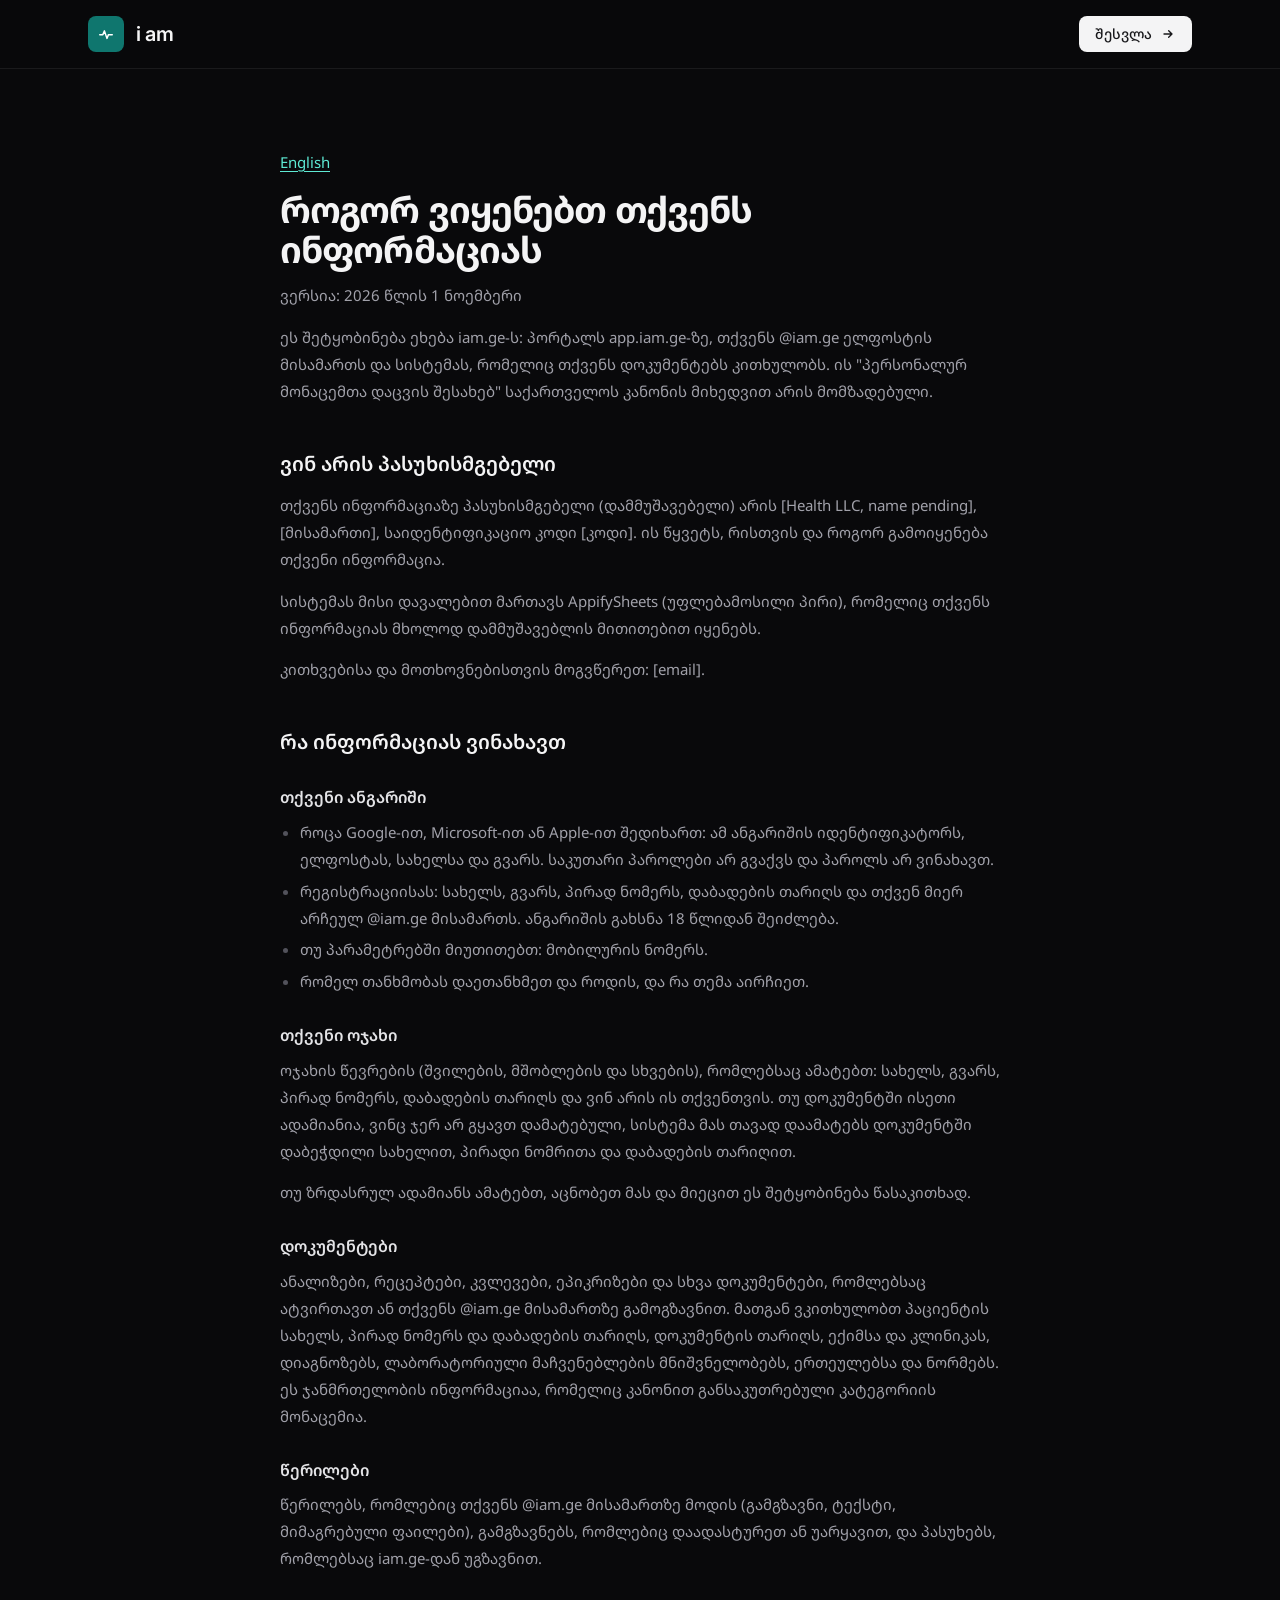
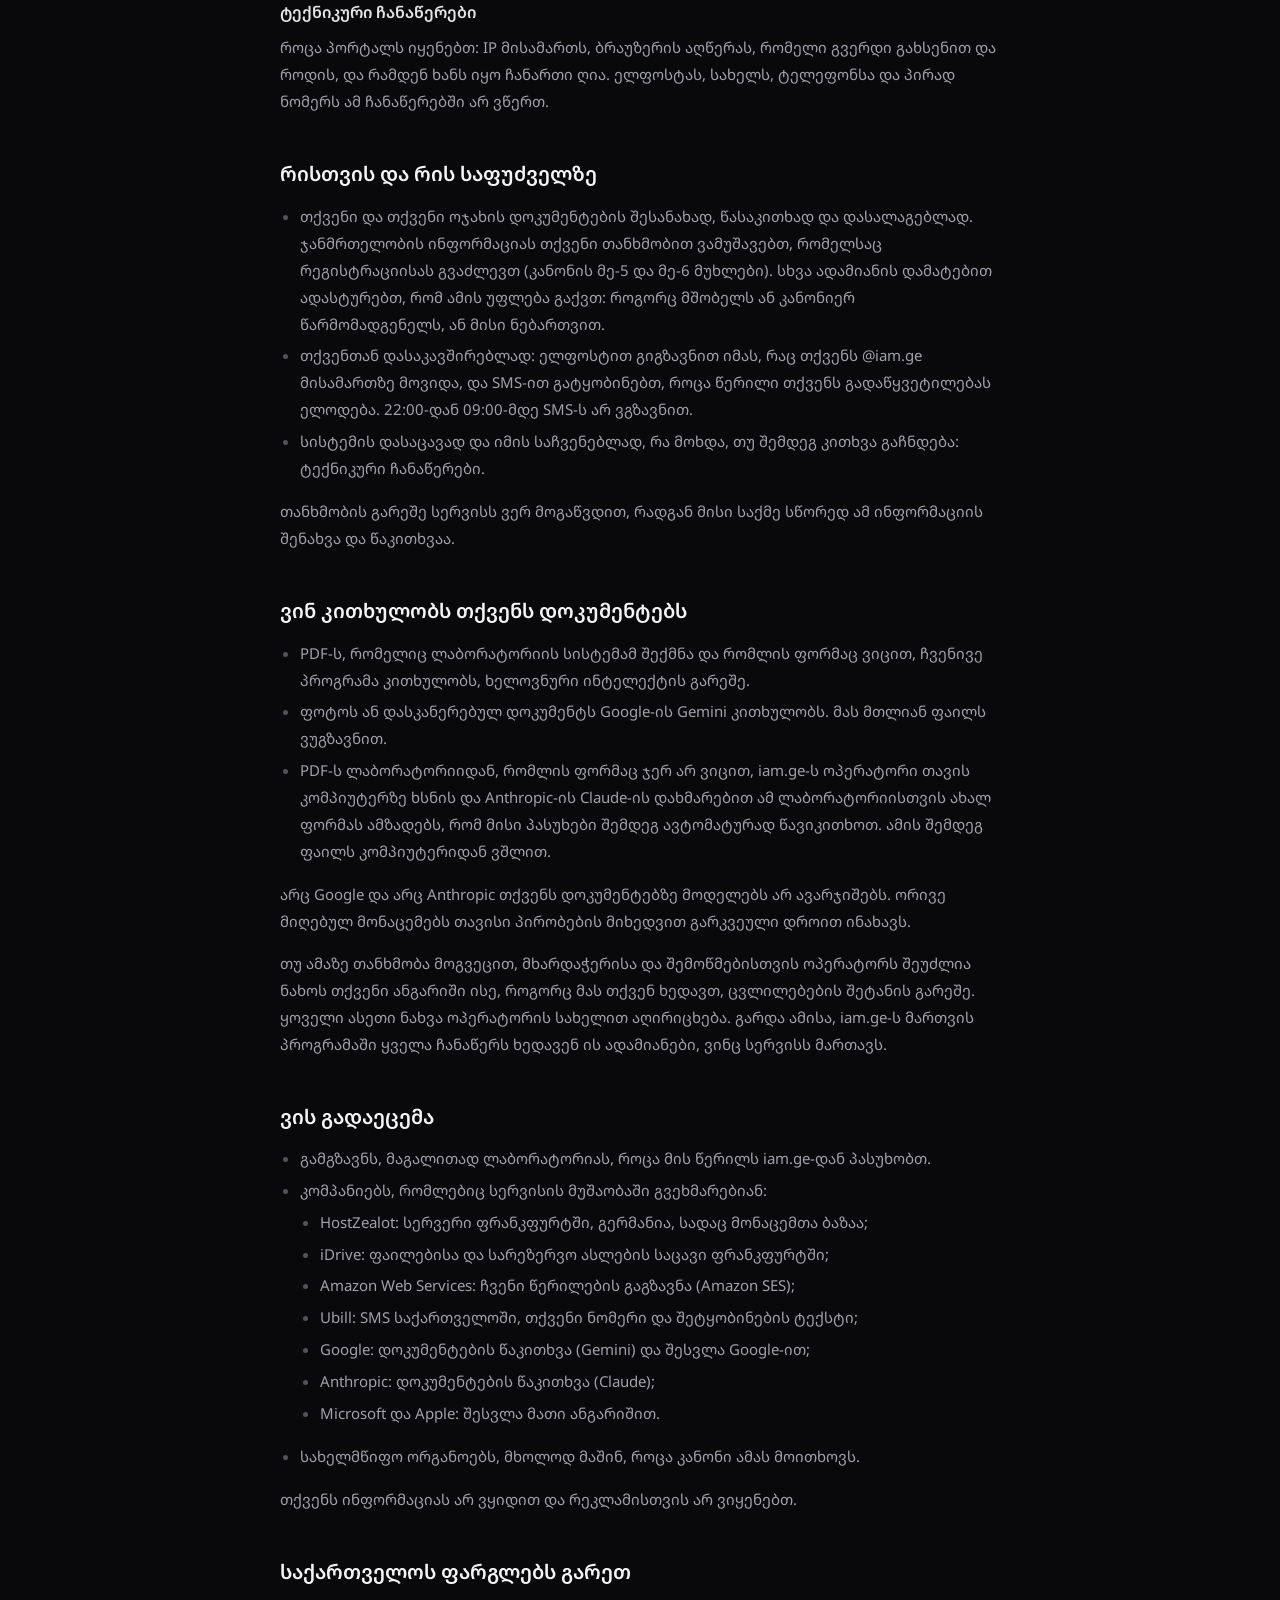
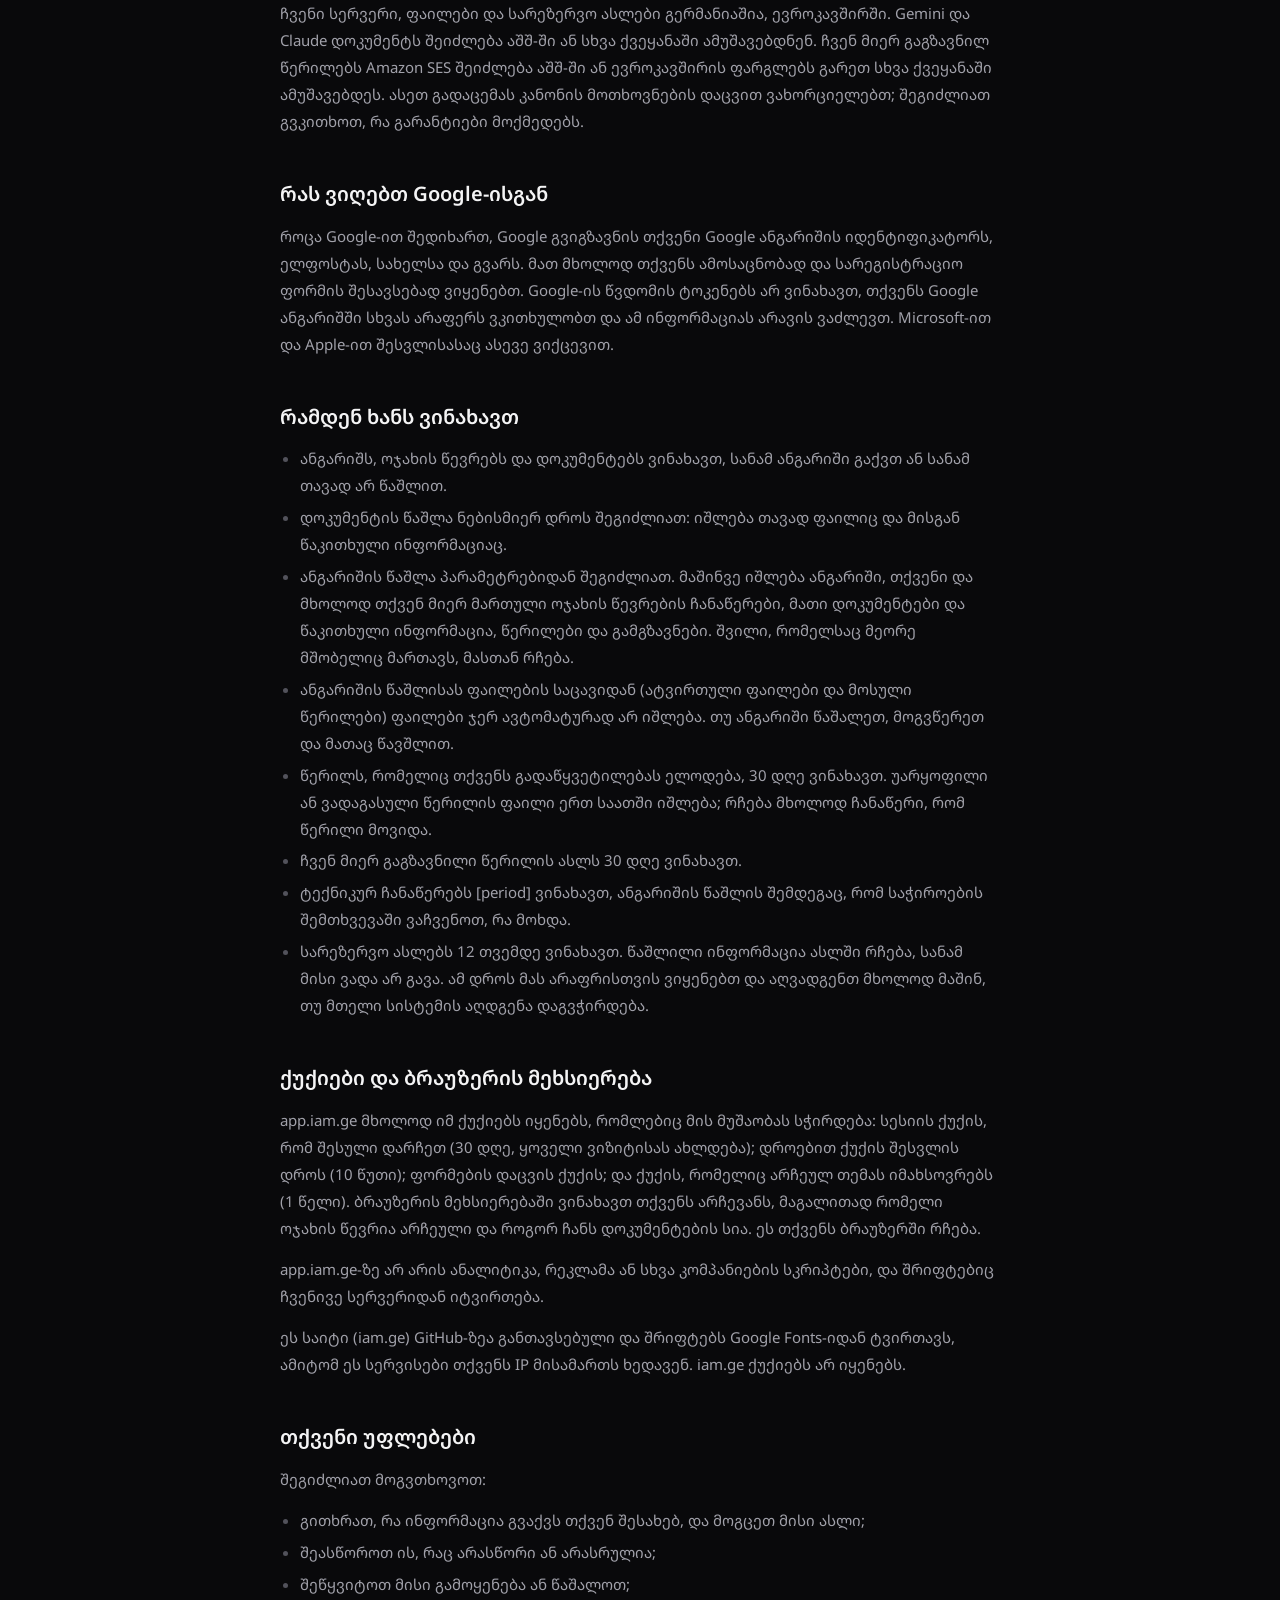
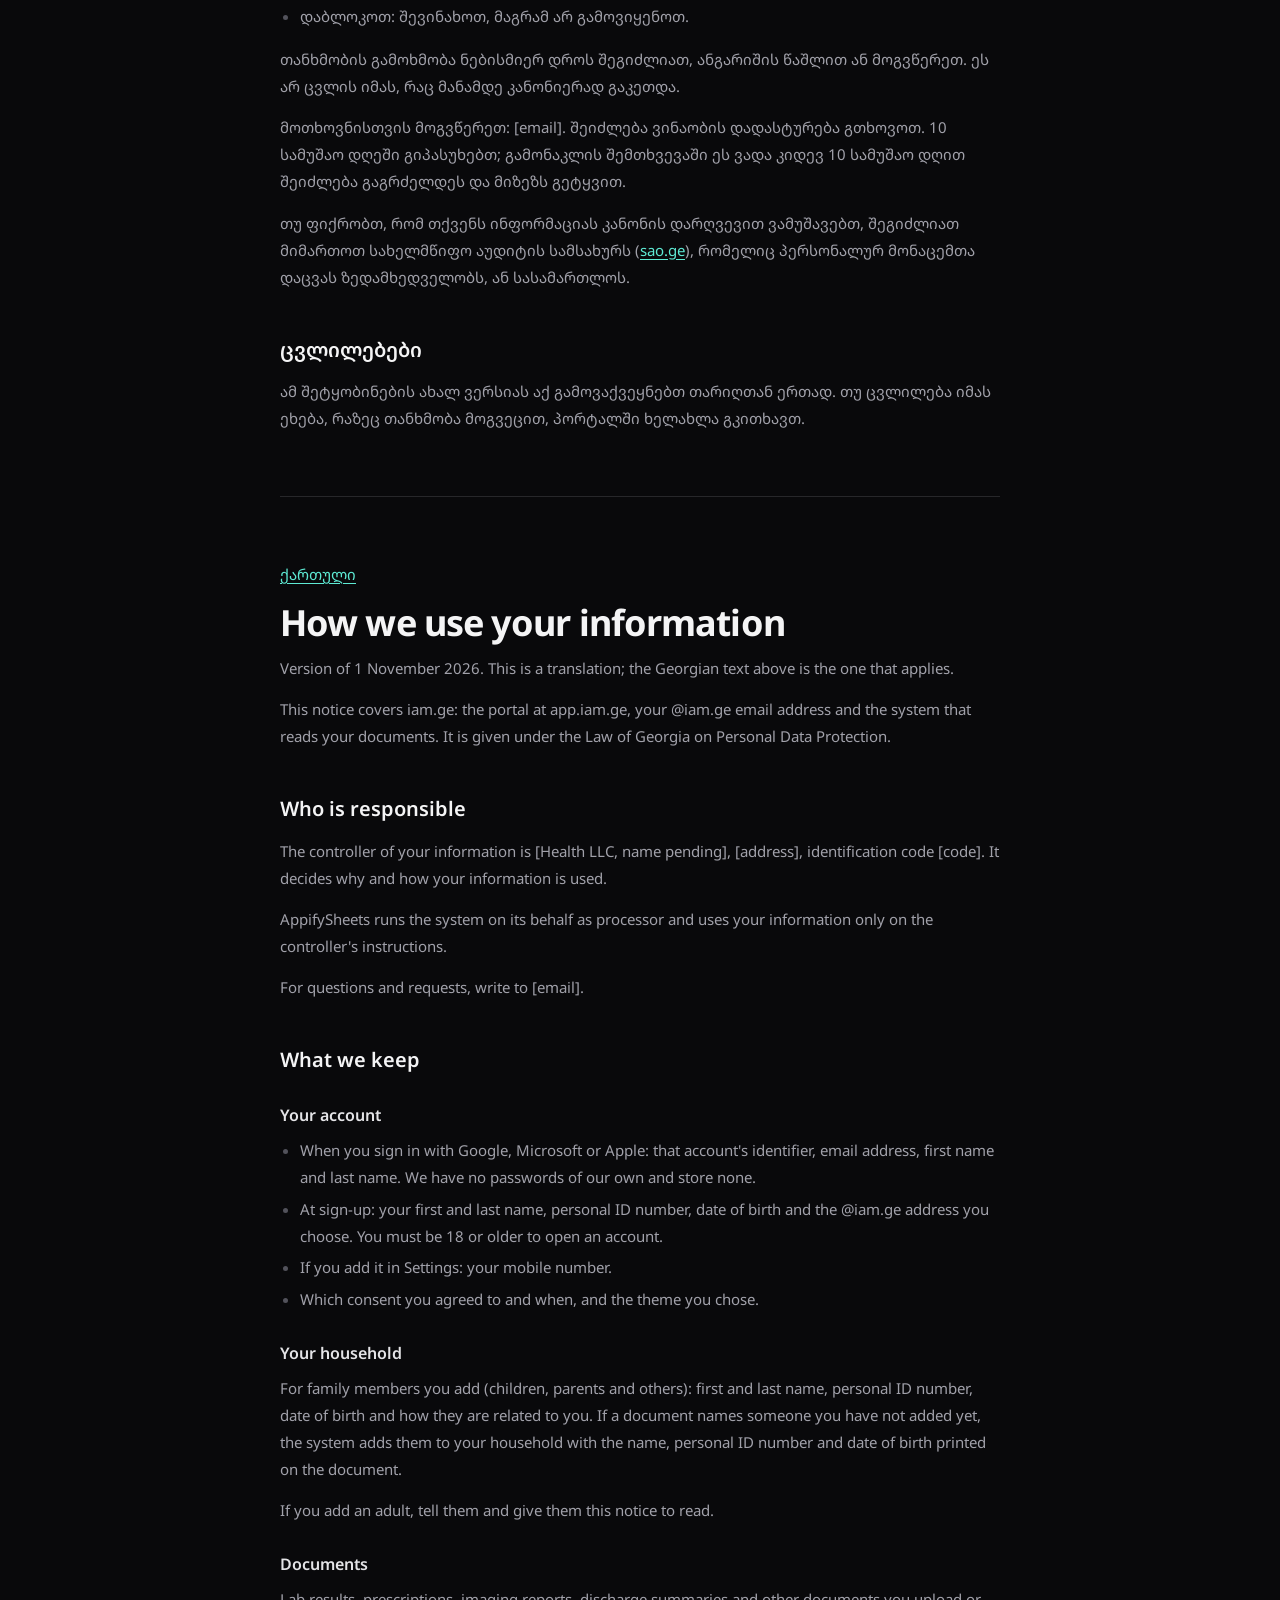
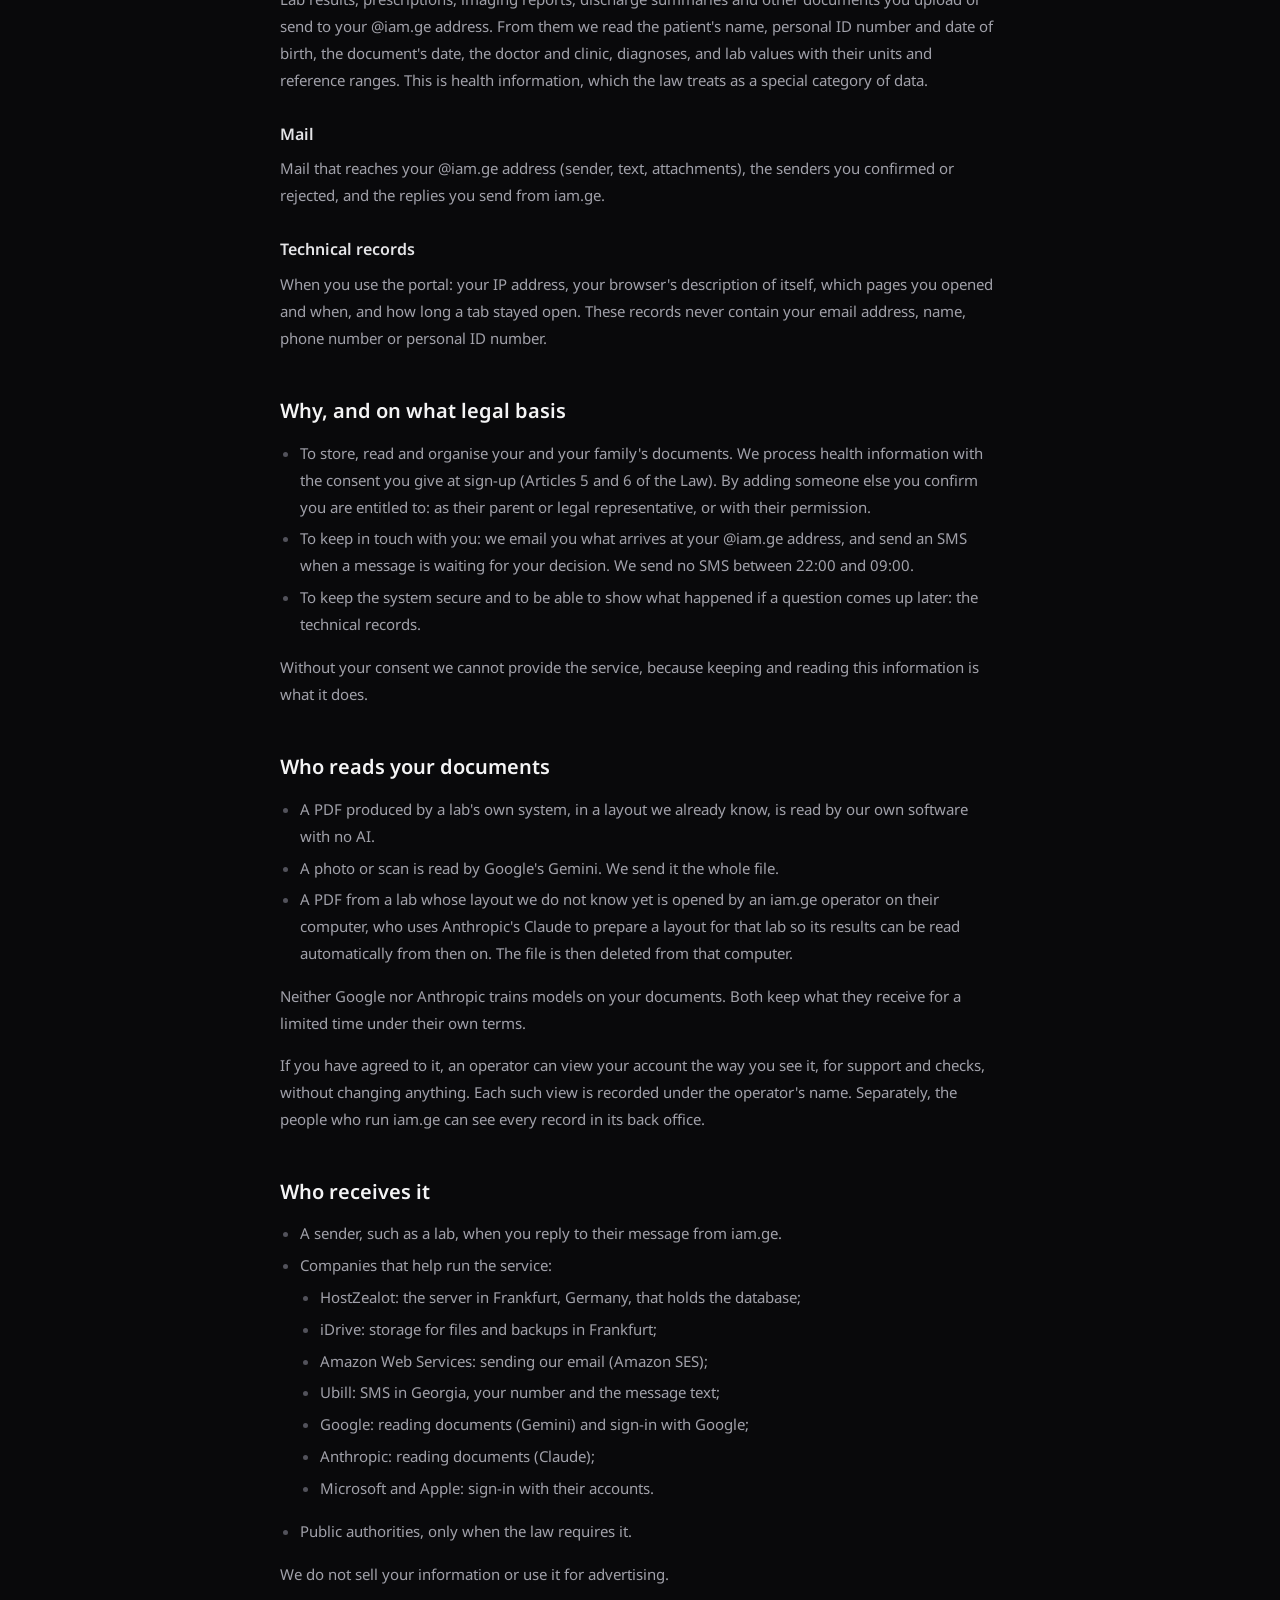
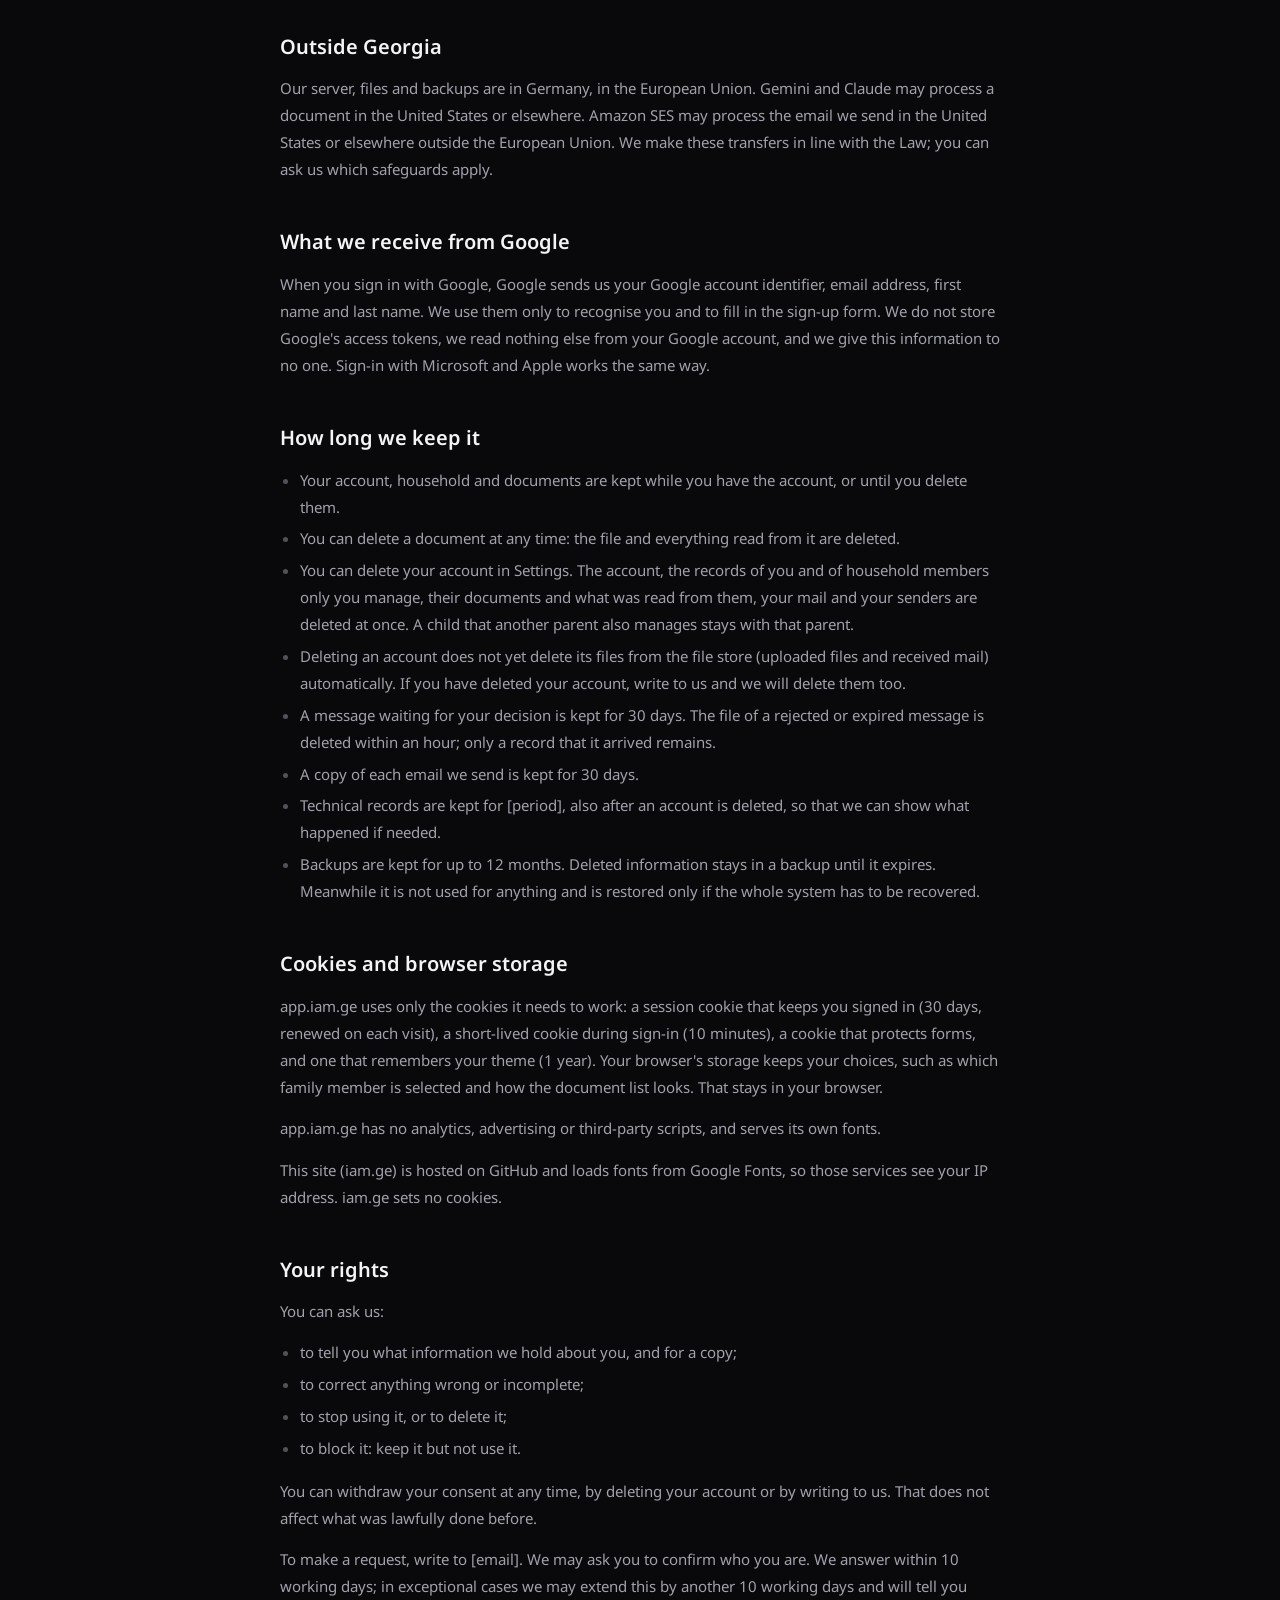
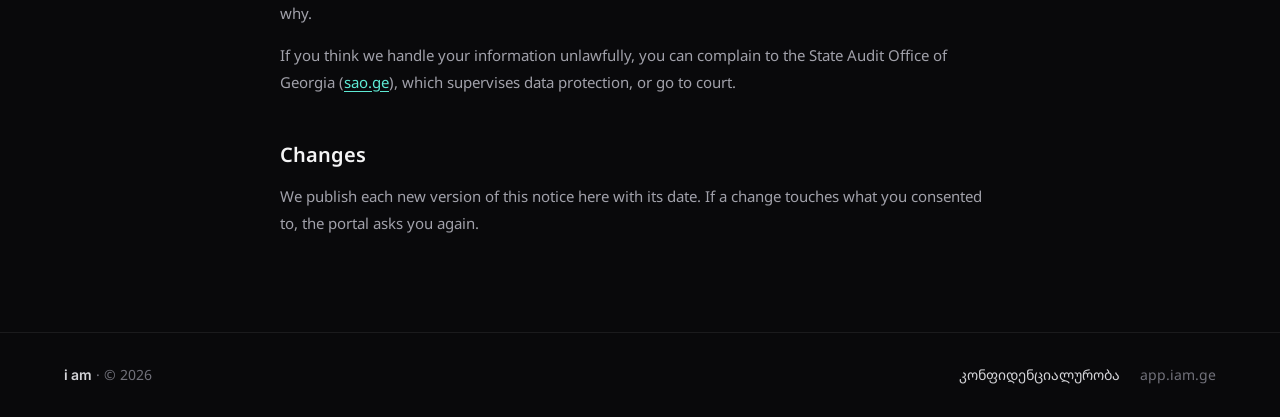
<file: privacy.html>
<!DOCTYPE html>
<html lang="ka" class="dark">
<head>
    <meta charset="UTF-8">
    <meta name="viewport" content="width=device-width, initial-scale=1.0">

    <!--
        iam.ge privacy notice, served by GitHub Pages at https://iam.ge/privacy.

        It is the notice the Law of Georgia on Personal Data Protection asks the controller to give, and the page
        the Google sign-in consent screen links to as its privacy policy. It covers the whole service: the portal
        at app.iam.ge, the @iam.ge mail addresses, the back office and the reading of documents.

        Every statement here was checked against AppifySheets/personalized-health (main at f13007a, 2026-10-28).
        When the service changes what it collects, who it sends data to or how long it keeps it, this page changes
        with it, and its date moves. If the change touches what people consented to (ConsentText.cs in the portal),
        the portal asks them again; this page only describes.

        Georgian is the authoritative text. The English below it says the same thing for readers who need it, such
        as Google's reviewers. Keep the two in step: edit both in the same commit.

        Text in square brackets, like [email], is not decided yet and must be filled in before this is merged.
    -->
    <title>i am | კონფიდენციალურობა</title>
    <meta name="description" content="როგორ ინახავს და იყენებს iam.ge თქვენს და თქვენი ოჯახის ინფორმაციას.">
    <link rel="canonical" href="https://iam.ge/privacy">

    <link rel="icon" href="data:image/svg+xml,%3Csvg xmlns='http://www.w3.org/2000/svg' viewBox='0 0 32 32'%3E%3Crect width='32' height='32' rx='8' fill='%230f766e'/%3E%3Cpath d='M6 17h5l2.5-6 4 12 2.5-6H26' fill='none' stroke='white' stroke-width='2.4' stroke-linecap='round' stroke-linejoin='round'/%3E%3C/svg%3E">

    <!-- Same Tailwind setup and fonts as index.html, so the two pages look like one site -->
    <!-- Tailwind, built ahead of time into /privacy.css from tailwind/privacy.config.js (sh tailwind/build.sh).
         The page does not load Tailwind at runtime: a blocked CDN script used to leave it unstyled. -->
    <link rel="stylesheet" href="/privacy.css">

    <link rel="preconnect" href="https://fonts.googleapis.com">
    <link rel="preconnect" href="https://fonts.gstatic.com" crossorigin>
    <link href="https://fonts.googleapis.com/css2?family=Noto+Sans+Georgian:wght@300;400;500;600;700&family=Inter:wght@500;600&display=swap" rel="stylesheet">

    <style>
        body { font-family: 'Noto Sans Georgian', 'Noto Sans', sans-serif; }
        .wordmark { font-family: 'Inter', 'Noto Sans Georgian', sans-serif; letter-spacing: -0.02em; }
        html { scroll-behavior: smooth; }

        /* Long-form text. Tailwind's CDN build has no typography plugin, so the notice styles its own
           headings, paragraphs and lists here instead of repeating utility classes on every element. */
        .notice h2 { font-size: 1.25rem; font-weight: 600; color: #f4f4f5; margin: 2.75rem 0 0.85rem; scroll-margin-top: 5rem; }
        .notice h3 { font-size: 1rem; font-weight: 600; color: #e4e4e7; margin: 1.75rem 0 0.6rem; }
        .notice p, .notice li { color: #a1a1aa; line-height: 1.8; font-size: 15px; }
        .notice p { margin: 0 0 0.9rem; }
        .notice ul { margin: 0 0 1rem; padding-left: 1.25rem; list-style: disc; }
        .notice li { margin: 0.3rem 0; }
        .notice li::marker { color: #52525b; }
        .notice strong { color: #e4e4e7; font-weight: 600; }
        .notice a { color: #5eead4; text-decoration: underline; text-underline-offset: 3px; }
    </style>
</head>

<body class="bg-zinc-950 text-zinc-100 min-h-screen flex flex-col antialiased">

    <!-- Nav: the same wordmark and sign-in button as the home page -->
    <nav class="sticky top-0 z-50 bg-zinc-950/80 backdrop-blur-md border-b border-zinc-800/60">
        <div class="max-w-6xl mx-auto px-6 py-4 flex items-center justify-between">
            <a href="/" class="flex items-center gap-3">
                <span class="w-9 h-9 rounded-lg bg-accent-700 flex items-center justify-center">
                    <svg width="20" height="20" class="w-5 h-5 text-white" viewBox="0 0 32 32" fill="none" stroke="currentColor" stroke-width="2.4" stroke-linecap="round" stroke-linejoin="round" aria-hidden="true">
                        <path d="M6 17h5l2.5-6 4 12 2.5-6H26"/>
                    </svg>
                </span>
                <span class="wordmark text-xl font-semibold">i am</span>
            </a>
            <a href="https://app.iam.ge"
               class="inline-flex items-center gap-2 bg-zinc-100 hover:bg-white text-zinc-900 text-sm font-medium px-4 py-2 rounded-lg transition-colors">
                შესვლა
                <svg width="16" height="16" class="w-4 h-4" fill="none" stroke="currentColor" stroke-width="2" viewBox="0 0 24 24" aria-hidden="true">
                    <path stroke-linecap="round" stroke-linejoin="round" d="M13 7l5 5m0 0l-5 5m5-5H6"/>
                </svg>
            </a>
        </div>
    </nav>

    <main class="notice max-w-3xl w-full mx-auto px-4 sm:px-6 py-14 sm:py-20">

        <!-- ═════════════════════════════ GEORGIAN (authoritative) ═════════════════════════════ -->
        <article id="ka" lang="ka">
            <p class="text-sm"><a href="#en">English</a></p>
            <h1 class="text-3xl sm:text-4xl font-bold leading-tight tracking-tight mb-3 text-zinc-100">როგორ ვიყენებთ თქვენს ინფორმაციას</h1>
            <p class="text-sm">ვერსია: 2026 წლის 1 ნოემბერი</p>

            <p>ეს შეტყობინება ეხება iam.ge-ს: პორტალს app.iam.ge-ზე, თქვენს @iam.ge ელფოსტის მისამართს და სისტემას, რომელიც თქვენს დოკუმენტებს კითხულობს. ის "პერსონალურ მონაცემთა დაცვის შესახებ" საქართველოს კანონის მიხედვით არის მომზადებული.</p>

            <h2 id="ka-who">ვინ არის პასუხისმგებელი</h2>
            <p>თქვენს ინფორმაციაზე პასუხისმგებელი (დამმუშავებელი) არის [Health LLC, name pending], [მისამართი], საიდენტიფიკაციო კოდი [კოდი]. ის წყვეტს, რისთვის და როგორ გამოიყენება თქვენი ინფორმაცია.</p>
            <p>სისტემას მისი დავალებით მართავს AppifySheets (უფლებამოსილი პირი), რომელიც თქვენს ინფორმაციას მხოლოდ დამმუშავებლის მითითებით იყენებს.</p>
            <p>კითხვებისა და მოთხოვნებისთვის მოგვწერეთ: [email].</p>

            <h2 id="ka-what">რა ინფორმაციას ვინახავთ</h2>
            <h3>თქვენი ანგარიში</h3>
            <ul>
                <li>როცა Google-ით, Microsoft-ით ან Apple-ით შედიხართ: ამ ანგარიშის იდენტიფიკატორს, ელფოსტას, სახელსა და გვარს. საკუთარი პაროლები არ გვაქვს და პაროლს არ ვინახავთ.</li>
                <li>რეგისტრაციისას: სახელს, გვარს, პირად ნომერს, დაბადების თარიღს და თქვენ მიერ არჩეულ @iam.ge მისამართს. ანგარიშის გახსნა 18 წლიდან შეიძლება.</li>
                <li>თუ პარამეტრებში მიუთითებთ: მობილურის ნომერს.</li>
                <li>რომელ თანხმობას დაეთანხმეთ და როდის, და რა თემა აირჩიეთ.</li>
            </ul>
            <h3>თქვენი ოჯახი</h3>
            <p>ოჯახის წევრების (შვილების, მშობლების და სხვების), რომლებსაც ამატებთ: სახელს, გვარს, პირად ნომერს, დაბადების თარიღს და ვინ არის ის თქვენთვის. თუ დოკუმენტში ისეთი ადამიანია, ვინც ჯერ არ გყავთ დამატებული, სისტემა მას თავად დაამატებს დოკუმენტში დაბეჭდილი სახელით, პირადი ნომრითა და დაბადების თარიღით.</p>
            <p>თუ ზრდასრულ ადამიანს ამატებთ, აცნობეთ მას და მიეცით ეს შეტყობინება წასაკითხად.</p>
            <h3>დოკუმენტები</h3>
            <p>ანალიზები, რეცეპტები, კვლევები, ეპიკრიზები და სხვა დოკუმენტები, რომლებსაც ატვირთავთ ან თქვენს @iam.ge მისამართზე გამოგზავნით. მათგან ვკითხულობთ პაციენტის სახელს, პირად ნომერს და დაბადების თარიღს, დოკუმენტის თარიღს, ექიმსა და კლინიკას, დიაგნოზებს, ლაბორატორიული მაჩვენებლების მნიშვნელობებს, ერთეულებსა და ნორმებს. ეს ჯანმრთელობის ინფორმაციაა, რომელიც კანონით განსაკუთრებული კატეგორიის მონაცემია.</p>
            <h3>წერილები</h3>
            <p>წერილებს, რომლებიც თქვენს @iam.ge მისამართზე მოდის (გამგზავნი, ტექსტი, მიმაგრებული ფაილები), გამგზავნებს, რომლებიც დაადასტურეთ ან უარყავით, და პასუხებს, რომლებსაც iam.ge-დან უგზავნით.</p>
            <h3>ტექნიკური ჩანაწერები</h3>
            <p>როცა პორტალს იყენებთ: IP მისამართს, ბრაუზერის აღწერას, რომელი გვერდი გახსენით და როდის, და რამდენ ხანს იყო ჩანართი ღია. ელფოსტას, სახელს, ტელეფონსა და პირად ნომერს ამ ჩანაწერებში არ ვწერთ.</p>

            <h2 id="ka-why">რისთვის და რის საფუძველზე</h2>
            <ul>
                <li>თქვენი და თქვენი ოჯახის დოკუმენტების შესანახად, წასაკითხად და დასალაგებლად. ჯანმრთელობის ინფორმაციას თქვენი თანხმობით ვამუშავებთ, რომელსაც რეგისტრაციისას გვაძლევთ (კანონის მე-5 და მე-6 მუხლები). სხვა ადამიანის დამატებით ადასტურებთ, რომ ამის უფლება გაქვთ: როგორც მშობელს ან კანონიერ წარმომადგენელს, ან მისი ნებართვით.</li>
                <li>თქვენთან დასაკავშირებლად: ელფოსტით გიგზავნით იმას, რაც თქვენს @iam.ge მისამართზე მოვიდა, და SMS-ით გატყობინებთ, როცა წერილი თქვენს გადაწყვეტილებას ელოდება. 22:00-დან 09:00-მდე SMS-ს არ ვგზავნით.</li>
                <li>სისტემის დასაცავად და იმის საჩვენებლად, რა მოხდა, თუ შემდეგ კითხვა გაჩნდება: ტექნიკური ჩანაწერები.</li>
            </ul>
            <p>თანხმობის გარეშე სერვისს ვერ მოგაწვდით, რადგან მისი საქმე სწორედ ამ ინფორმაციის შენახვა და წაკითხვაა.</p>

            <h2 id="ka-readers">ვინ კითხულობს თქვენს დოკუმენტებს</h2>
            <ul>
                <li>PDF-ს, რომელიც ლაბორატორიის სისტემამ შექმნა და რომლის ფორმაც ვიცით, ჩვენივე პროგრამა კითხულობს, ხელოვნური ინტელექტის გარეშე.</li>
                <li>ფოტოს ან დასკანერებულ დოკუმენტს Google-ის Gemini კითხულობს. მას მთლიან ფაილს ვუგზავნით.</li>
                <li>PDF-ს ლაბორატორიიდან, რომლის ფორმაც ჯერ არ ვიცით, iam.ge-ს ოპერატორი თავის კომპიუტერზე ხსნის და Anthropic-ის Claude-ის დახმარებით ამ ლაბორატორიისთვის ახალ ფორმას ამზადებს, რომ მისი პასუხები შემდეგ ავტომატურად წავიკითხოთ. ამის შემდეგ ფაილს კომპიუტერიდან ვშლით.</li>
            </ul>
            <p>არც Google და არც Anthropic თქვენს დოკუმენტებზე მოდელებს არ ავარჯიშებს. ორივე მიღებულ მონაცემებს თავისი პირობების მიხედვით გარკვეული დროით ინახავს.</p>
            <p>თუ ამაზე თანხმობა მოგვეცით, მხარდაჭერისა და შემოწმებისთვის ოპერატორს შეუძლია ნახოს თქვენი ანგარიში ისე, როგორც მას თქვენ ხედავთ, ცვლილებების შეტანის გარეშე. ყოველი ასეთი ნახვა ოპერატორის სახელით აღირიცხება. გარდა ამისა, iam.ge-ს მართვის პროგრამაში ყველა ჩანაწერს ხედავენ ის ადამიანები, ვინც სერვისს მართავს.</p>

            <h2 id="ka-recipients">ვის გადაეცემა</h2>
            <ul>
                <li>გამგზავნს, მაგალითად ლაბორატორიას, როცა მის წერილს iam.ge-დან პასუხობთ.</li>
                <li>კომპანიებს, რომლებიც სერვისის მუშაობაში გვეხმარებიან:
                    <ul>
                        <li>HostZealot: სერვერი ფრანკფურტში, გერმანია, სადაც მონაცემთა ბაზაა;</li>
                        <li>iDrive: ფაილებისა და სარეზერვო ასლების საცავი ფრანკფურტში;</li>
                        <li>Amazon Web Services: ჩვენი წერილების გაგზავნა (Amazon SES);</li>
                        <li>Ubill: SMS საქართველოში, თქვენი ნომერი და შეტყობინების ტექსტი;</li>
                        <li>Google: დოკუმენტების წაკითხვა (Gemini) და შესვლა Google-ით;</li>
                        <li>Anthropic: დოკუმენტების წაკითხვა (Claude);</li>
                        <li>Microsoft და Apple: შესვლა მათი ანგარიშით.</li>
                    </ul>
                </li>
                <li>სახელმწიფო ორგანოებს, მხოლოდ მაშინ, როცა კანონი ამას მოითხოვს.</li>
            </ul>
            <p>თქვენს ინფორმაციას არ ვყიდით და რეკლამისთვის არ ვიყენებთ.</p>

            <h2 id="ka-abroad">საქართველოს ფარგლებს გარეთ</h2>
            <p>ჩვენი სერვერი, ფაილები და სარეზერვო ასლები გერმანიაშია, ევროკავშირში. Gemini და Claude დოკუმენტს შეიძლება აშშ-ში ან სხვა ქვეყანაში ამუშავებდნენ. ჩვენ მიერ გაგზავნილ წერილებს Amazon SES შეიძლება აშშ-ში ან ევროკავშირის ფარგლებს გარეთ სხვა ქვეყანაში ამუშავებდეს. ასეთ გადაცემას კანონის მოთხოვნების დაცვით ვახორციელებთ; შეგიძლიათ გვკითხოთ, რა გარანტიები მოქმედებს.</p>

            <h2 id="ka-google">რას ვიღებთ Google-ისგან</h2>
            <p>როცა Google-ით შედიხართ, Google გვიგზავნის თქვენი Google ანგარიშის იდენტიფიკატორს, ელფოსტას, სახელსა და გვარს. მათ მხოლოდ თქვენს ამოსაცნობად და სარეგისტრაციო ფორმის შესავსებად ვიყენებთ. Google-ის წვდომის ტოკენებს არ ვინახავთ, თქვენს Google ანგარიშში სხვას არაფერს ვკითხულობთ და ამ ინფორმაციას არავის ვაძლევთ. Microsoft-ით და Apple-ით შესვლისასაც ასევე ვიქცევით.</p>

            <h2 id="ka-retention">რამდენ ხანს ვინახავთ</h2>
            <ul>
                <li>ანგარიშს, ოჯახის წევრებს და დოკუმენტებს ვინახავთ, სანამ ანგარიში გაქვთ ან სანამ თავად არ წაშლით.</li>
                <li>დოკუმენტის წაშლა ნებისმიერ დროს შეგიძლიათ: იშლება თავად ფაილიც და მისგან წაკითხული ინფორმაციაც.</li>
                <li>ანგარიშის წაშლა პარამეტრებიდან შეგიძლიათ. მაშინვე იშლება ანგარიში, თქვენი და მხოლოდ თქვენ მიერ მართული ოჯახის წევრების ჩანაწერები, მათი დოკუმენტები და წაკითხული ინფორმაცია, წერილები და გამგზავნები. შვილი, რომელსაც მეორე მშობელიც მართავს, მასთან რჩება.</li>
                <li>ანგარიშის წაშლისას ფაილების საცავიდან (ატვირთული ფაილები და მოსული წერილები) ფაილები ჯერ ავტომატურად არ იშლება. თუ ანგარიში წაშალეთ, მოგვწერეთ და მათაც წავშლით.</li>
                <li>წერილს, რომელიც თქვენს გადაწყვეტილებას ელოდება, 30 დღე ვინახავთ. უარყოფილი ან ვადაგასული წერილის ფაილი ერთ საათში იშლება; რჩება მხოლოდ ჩანაწერი, რომ წერილი მოვიდა.</li>
                <li>ჩვენ მიერ გაგზავნილი წერილის ასლს 30 დღე ვინახავთ.</li>
                <li>ტექნიკურ ჩანაწერებს [period] ვინახავთ, ანგარიშის წაშლის შემდეგაც, რომ საჭიროების შემთხვევაში ვაჩვენოთ, რა მოხდა.</li>
                <li>სარეზერვო ასლებს 12 თვემდე ვინახავთ. წაშლილი ინფორმაცია ასლში რჩება, სანამ მისი ვადა არ გავა. ამ დროს მას არაფრისთვის ვიყენებთ და აღვადგენთ მხოლოდ მაშინ, თუ მთელი სისტემის აღდგენა დაგვჭირდება.</li>
            </ul>

            <h2 id="ka-cookies">ქუქიები და ბრაუზერის მეხსიერება</h2>
            <p>app.iam.ge მხოლოდ იმ ქუქიებს იყენებს, რომლებიც მის მუშაობას სჭირდება: სესიის ქუქის, რომ შესული დარჩეთ (30 დღე, ყოველი ვიზიტისას ახლდება); დროებით ქუქის შესვლის დროს (10 წუთი); ფორმების დაცვის ქუქის; და ქუქის, რომელიც არჩეულ თემას იმახსოვრებს (1 წელი). ბრაუზერის მეხსიერებაში ვინახავთ თქვენს არჩევანს, მაგალითად რომელი ოჯახის წევრია არჩეული და როგორ ჩანს დოკუმენტების სია. ეს თქვენს ბრაუზერში რჩება.</p>
            <p>app.iam.ge-ზე არ არის ანალიტიკა, რეკლამა ან სხვა კომპანიების სკრიპტები, და შრიფტებიც ჩვენივე სერვერიდან იტვირთება.</p>
            <p>ეს საიტი (iam.ge) GitHub-ზეა განთავსებული და შრიფტებს Google Fonts-იდან ტვირთავს, ამიტომ ეს სერვისები თქვენს IP მისამართს ხედავენ. iam.ge ქუქიებს არ იყენებს.</p>

            <h2 id="ka-rights">თქვენი უფლებები</h2>
            <p>შეგიძლიათ მოგვთხოვოთ:</p>
            <ul>
                <li>გითხრათ, რა ინფორმაცია გვაქვს თქვენ შესახებ, და მოგცეთ მისი ასლი;</li>
                <li>შეასწოროთ ის, რაც არასწორი ან არასრულია;</li>
                <li>შეწყვიტოთ მისი გამოყენება ან წაშალოთ;</li>
                <li>დაბლოკოთ: შევინახოთ, მაგრამ არ გამოვიყენოთ.</li>
            </ul>
            <p>თანხმობის გამოხმობა ნებისმიერ დროს შეგიძლიათ, ანგარიშის წაშლით ან მოგვწერეთ. ეს არ ცვლის იმას, რაც მანამდე კანონიერად გაკეთდა.</p>
            <p>მოთხოვნისთვის მოგვწერეთ: [email]. შეიძლება ვინაობის დადასტურება გთხოვოთ. 10 სამუშაო დღეში გიპასუხებთ; გამონაკლის შემთხვევაში ეს ვადა კიდევ 10 სამუშაო დღით შეიძლება გაგრძელდეს და მიზეზს გეტყვით.</p>
            <p>თუ ფიქრობთ, რომ თქვენს ინფორმაციას კანონის დარღვევით ვამუშავებთ, შეგიძლიათ მიმართოთ სახელმწიფო აუდიტის სამსახურს (<a href="https://sao.ge">sao.ge</a>), რომელიც პერსონალურ მონაცემთა დაცვას ზედამხედველობს, ან სასამართლოს.</p>

            <h2 id="ka-changes">ცვლილებები</h2>
            <p>ამ შეტყობინების ახალ ვერსიას აქ გამოვაქვეყნებთ თარიღთან ერთად. თუ ცვლილება იმას ეხება, რაზეც თანხმობა მოგვეცით, პორტალში ხელახლა გკითხავთ.</p>
        </article>

        <hr class="my-16 border-zinc-800">

        <!-- ═════════════════════════════ ENGLISH (translation) ═════════════════════════════ -->
        <article id="en" lang="en">
            <p class="text-sm"><a href="#ka">ქართული</a></p>
            <h1 class="text-3xl sm:text-4xl font-bold leading-tight tracking-tight mb-3 text-zinc-100">How we use your information</h1>
            <p class="text-sm">Version of 1 November 2026. This is a translation; the Georgian text above is the one that applies.</p>

            <p>This notice covers iam.ge: the portal at app.iam.ge, your @iam.ge email address and the system that reads your documents. It is given under the Law of Georgia on Personal Data Protection.</p>

            <h2 id="en-who">Who is responsible</h2>
            <p>The controller of your information is [Health LLC, name pending], [address], identification code [code]. It decides why and how your information is used.</p>
            <p>AppifySheets runs the system on its behalf as processor and uses your information only on the controller's instructions.</p>
            <p>For questions and requests, write to [email].</p>

            <h2 id="en-what">What we keep</h2>
            <h3>Your account</h3>
            <ul>
                <li>When you sign in with Google, Microsoft or Apple: that account's identifier, email address, first name and last name. We have no passwords of our own and store none.</li>
                <li>At sign-up: your first and last name, personal ID number, date of birth and the @iam.ge address you choose. You must be 18 or older to open an account.</li>
                <li>If you add it in Settings: your mobile number.</li>
                <li>Which consent you agreed to and when, and the theme you chose.</li>
            </ul>
            <h3>Your household</h3>
            <p>For family members you add (children, parents and others): first and last name, personal ID number, date of birth and how they are related to you. If a document names someone you have not added yet, the system adds them to your household with the name, personal ID number and date of birth printed on the document.</p>
            <p>If you add an adult, tell them and give them this notice to read.</p>
            <h3>Documents</h3>
            <p>Lab results, prescriptions, imaging reports, discharge summaries and other documents you upload or send to your @iam.ge address. From them we read the patient's name, personal ID number and date of birth, the document's date, the doctor and clinic, diagnoses, and lab values with their units and reference ranges. This is health information, which the law treats as a special category of data.</p>
            <h3>Mail</h3>
            <p>Mail that reaches your @iam.ge address (sender, text, attachments), the senders you confirmed or rejected, and the replies you send from iam.ge.</p>
            <h3>Technical records</h3>
            <p>When you use the portal: your IP address, your browser's description of itself, which pages you opened and when, and how long a tab stayed open. These records never contain your email address, name, phone number or personal ID number.</p>

            <h2 id="en-why">Why, and on what legal basis</h2>
            <ul>
                <li>To store, read and organise your and your family's documents. We process health information with the consent you give at sign-up (Articles 5 and 6 of the Law). By adding someone else you confirm you are entitled to: as their parent or legal representative, or with their permission.</li>
                <li>To keep in touch with you: we email you what arrives at your @iam.ge address, and send an SMS when a message is waiting for your decision. We send no SMS between 22:00 and 09:00.</li>
                <li>To keep the system secure and to be able to show what happened if a question comes up later: the technical records.</li>
            </ul>
            <p>Without your consent we cannot provide the service, because keeping and reading this information is what it does.</p>

            <h2 id="en-readers">Who reads your documents</h2>
            <ul>
                <li>A PDF produced by a lab's own system, in a layout we already know, is read by our own software with no AI.</li>
                <li>A photo or scan is read by Google's Gemini. We send it the whole file.</li>
                <li>A PDF from a lab whose layout we do not know yet is opened by an iam.ge operator on their computer, who uses Anthropic's Claude to prepare a layout for that lab so its results can be read automatically from then on. The file is then deleted from that computer.</li>
            </ul>
            <p>Neither Google nor Anthropic trains models on your documents. Both keep what they receive for a limited time under their own terms.</p>
            <p>If you have agreed to it, an operator can view your account the way you see it, for support and checks, without changing anything. Each such view is recorded under the operator's name. Separately, the people who run iam.ge can see every record in its back office.</p>

            <h2 id="en-recipients">Who receives it</h2>
            <ul>
                <li>A sender, such as a lab, when you reply to their message from iam.ge.</li>
                <li>Companies that help run the service:
                    <ul>
                        <li>HostZealot: the server in Frankfurt, Germany, that holds the database;</li>
                        <li>iDrive: storage for files and backups in Frankfurt;</li>
                        <li>Amazon Web Services: sending our email (Amazon SES);</li>
                        <li>Ubill: SMS in Georgia, your number and the message text;</li>
                        <li>Google: reading documents (Gemini) and sign-in with Google;</li>
                        <li>Anthropic: reading documents (Claude);</li>
                        <li>Microsoft and Apple: sign-in with their accounts.</li>
                    </ul>
                </li>
                <li>Public authorities, only when the law requires it.</li>
            </ul>
            <p>We do not sell your information or use it for advertising.</p>

            <h2 id="en-abroad">Outside Georgia</h2>
            <p>Our server, files and backups are in Germany, in the European Union. Gemini and Claude may process a document in the United States or elsewhere. Amazon SES may process the email we send in the United States or elsewhere outside the European Union. We make these transfers in line with the Law; you can ask us which safeguards apply.</p>

            <h2 id="en-google">What we receive from Google</h2>
            <p>When you sign in with Google, Google sends us your Google account identifier, email address, first name and last name. We use them only to recognise you and to fill in the sign-up form. We do not store Google's access tokens, we read nothing else from your Google account, and we give this information to no one. Sign-in with Microsoft and Apple works the same way.</p>

            <h2 id="en-retention">How long we keep it</h2>
            <ul>
                <li>Your account, household and documents are kept while you have the account, or until you delete them.</li>
                <li>You can delete a document at any time: the file and everything read from it are deleted.</li>
                <li>You can delete your account in Settings. The account, the records of you and of household members only you manage, their documents and what was read from them, your mail and your senders are deleted at once. A child that another parent also manages stays with that parent.</li>
                <li>Deleting an account does not yet delete its files from the file store (uploaded files and received mail) automatically. If you have deleted your account, write to us and we will delete them too.</li>
                <li>A message waiting for your decision is kept for 30 days. The file of a rejected or expired message is deleted within an hour; only a record that it arrived remains.</li>
                <li>A copy of each email we send is kept for 30 days.</li>
                <li>Technical records are kept for [period], also after an account is deleted, so that we can show what happened if needed.</li>
                <li>Backups are kept for up to 12 months. Deleted information stays in a backup until it expires. Meanwhile it is not used for anything and is restored only if the whole system has to be recovered.</li>
            </ul>

            <h2 id="en-cookies">Cookies and browser storage</h2>
            <p>app.iam.ge uses only the cookies it needs to work: a session cookie that keeps you signed in (30 days, renewed on each visit), a short-lived cookie during sign-in (10 minutes), a cookie that protects forms, and one that remembers your theme (1 year). Your browser's storage keeps your choices, such as which family member is selected and how the document list looks. That stays in your browser.</p>
            <p>app.iam.ge has no analytics, advertising or third-party scripts, and serves its own fonts.</p>
            <p>This site (iam.ge) is hosted on GitHub and loads fonts from Google Fonts, so those services see your IP address. iam.ge sets no cookies.</p>

            <h2 id="en-rights">Your rights</h2>
            <p>You can ask us:</p>
            <ul>
                <li>to tell you what information we hold about you, and for a copy;</li>
                <li>to correct anything wrong or incomplete;</li>
                <li>to stop using it, or to delete it;</li>
                <li>to block it: keep it but not use it.</li>
            </ul>
            <p>You can withdraw your consent at any time, by deleting your account or by writing to us. That does not affect what was lawfully done before.</p>
            <p>To make a request, write to [email]. We may ask you to confirm who you are. We answer within 10 working days; in exceptional cases we may extend this by another 10 working days and will tell you why.</p>
            <p>If you think we handle your information unlawfully, you can complain to the State Audit Office of Georgia (<a href="https://sao.ge">sao.ge</a>), which supervises data protection, or go to court.</p>

            <h2 id="en-changes">Changes</h2>
            <p>We publish each new version of this notice here with its date. If a change touches what you consented to, the portal asks you again.</p>
        </article>
    </main>

    <footer class="mt-auto border-t border-zinc-800/60 py-8 px-6">
        <div class="max-w-6xl mx-auto flex flex-col sm:flex-row items-center justify-between gap-3 text-sm text-zinc-500">
            <span><span class="wordmark text-zinc-300 font-semibold">i am</span> &middot; &copy; 2026</span>
            <span class="flex items-center gap-5">
                <a href="/privacy" class="text-zinc-300">კონფიდენციალურობა</a>
                <a href="https://app.iam.ge" class="hover:text-zinc-300 transition-colors">app.iam.ge</a>
            </span>
        </div>
    </footer>
</body>
</html>
</file>
<file: site.css>
*,:after,:before{--tw-border-spacing-x:0;--tw-border-spacing-y:0;--tw-translate-x:0;--tw-translate-y:0;--tw-rotate:0;--tw-skew-x:0;--tw-skew-y:0;--tw-scale-x:1;--tw-scale-y:1;--tw-pan-x: ;--tw-pan-y: ;--tw-pinch-zoom: ;--tw-scroll-snap-strictness:proximity;--tw-gradient-from-position: ;--tw-gradient-via-position: ;--tw-gradient-to-position: ;--tw-ordinal: ;--tw-slashed-zero: ;--tw-numeric-figure: ;--tw-numeric-spacing: ;--tw-numeric-fraction: ;--tw-ring-inset: ;--tw-ring-offset-width:0px;--tw-ring-offset-color:#fff;--tw-ring-color:rgba(59,130,246,.5);--tw-ring-offset-shadow:0 0 #0000;--tw-ring-shadow:0 0 #0000;--tw-shadow:0 0 #0000;--tw-shadow-colored:0 0 #0000;--tw-blur: ;--tw-brightness: ;--tw-contrast: ;--tw-grayscale: ;--tw-hue-rotate: ;--tw-invert: ;--tw-saturate: ;--tw-sepia: ;--tw-drop-shadow: ;--tw-backdrop-blur: ;--tw-backdrop-brightness: ;--tw-backdrop-contrast: ;--tw-backdrop-grayscale: ;--tw-backdrop-hue-rotate: ;--tw-backdrop-invert: ;--tw-backdrop-opacity: ;--tw-backdrop-saturate: ;--tw-backdrop-sepia: ;--tw-contain-size: ;--tw-contain-layout: ;--tw-contain-paint: ;--tw-contain-style: }::backdrop{--tw-border-spacing-x:0;--tw-border-spacing-y:0;--tw-translate-x:0;--tw-translate-y:0;--tw-rotate:0;--tw-skew-x:0;--tw-skew-y:0;--tw-scale-x:1;--tw-scale-y:1;--tw-pan-x: ;--tw-pan-y: ;--tw-pinch-zoom: ;--tw-scroll-snap-strictness:proximity;--tw-gradient-from-position: ;--tw-gradient-via-position: ;--tw-gradient-to-position: ;--tw-ordinal: ;--tw-slashed-zero: ;--tw-numeric-figure: ;--tw-numeric-spacing: ;--tw-numeric-fraction: ;--tw-ring-inset: ;--tw-ring-offset-width:0px;--tw-ring-offset-color:#fff;--tw-ring-color:rgba(59,130,246,.5);--tw-ring-offset-shadow:0 0 #0000;--tw-ring-shadow:0 0 #0000;--tw-shadow:0 0 #0000;--tw-shadow-colored:0 0 #0000;--tw-blur: ;--tw-brightness: ;--tw-contrast: ;--tw-grayscale: ;--tw-hue-rotate: ;--tw-invert: ;--tw-saturate: ;--tw-sepia: ;--tw-drop-shadow: ;--tw-backdrop-blur: ;--tw-backdrop-brightness: ;--tw-backdrop-contrast: ;--tw-backdrop-grayscale: ;--tw-backdrop-hue-rotate: ;--tw-backdrop-invert: ;--tw-backdrop-opacity: ;--tw-backdrop-saturate: ;--tw-backdrop-sepia: ;--tw-contain-size: ;--tw-contain-layout: ;--tw-contain-paint: ;--tw-contain-style: }
/*! tailwindcss v3.4.17 | MIT License | https://tailwindcss.com*/*,:after,:before{box-sizing:border-box;border:0 solid #e5e7eb}:after,:before{--tw-content:""}:host,html{line-height:1.5;-webkit-text-size-adjust:100%;-moz-tab-size:4;-o-tab-size:4;tab-size:4;font-family:ui-sans-serif,system-ui,sans-serif,Apple Color Emoji,Segoe UI Emoji,Segoe UI Symbol,Noto Color Emoji;font-feature-settings:normal;font-variation-settings:normal;-webkit-tap-highlight-color:transparent}body{margin:0;line-height:inherit}hr{height:0;color:inherit;border-top-width:1px}abbr:where([title]){-webkit-text-decoration:underline dotted;text-decoration:underline dotted}h1,h2,h3,h4,h5,h6{font-size:inherit;font-weight:inherit}a{color:inherit;text-decoration:inherit}b,strong{font-weight:bolder}code,kbd,pre,samp{font-family:ui-monospace,SFMono-Regular,Menlo,Monaco,Consolas,Liberation Mono,Courier New,monospace;font-feature-settings:normal;font-variation-settings:normal;font-size:1em}small{font-size:80%}sub,sup{font-size:75%;line-height:0;position:relative;vertical-align:baseline}sub{bottom:-.25em}sup{top:-.5em}table{text-indent:0;border-color:inherit;border-collapse:collapse}button,input,optgroup,select,textarea{font-family:inherit;font-feature-settings:inherit;font-variation-settings:inherit;font-size:100%;font-weight:inherit;line-height:inherit;letter-spacing:inherit;color:inherit;margin:0;padding:0}button,select{text-transform:none}button,input:where([type=button]),input:where([type=reset]),input:where([type=submit]){-webkit-appearance:button;background-color:transparent;background-image:none}:-moz-focusring{outline:auto}:-moz-ui-invalid{box-shadow:none}progress{vertical-align:baseline}::-webkit-inner-spin-button,::-webkit-outer-spin-button{height:auto}[type=search]{-webkit-appearance:textfield;outline-offset:-2px}::-webkit-search-decoration{-webkit-appearance:none}::-webkit-file-upload-button{-webkit-appearance:button;font:inherit}summary{display:list-item}blockquote,dd,dl,figure,h1,h2,h3,h4,h5,h6,hr,p,pre{margin:0}fieldset{margin:0}fieldset,legend{padding:0}menu,ol,ul{list-style:none;margin:0;padding:0}dialog{padding:0}textarea{resize:vertical}input::-moz-placeholder,textarea::-moz-placeholder{opacity:1;color:#9ca3af}input::placeholder,textarea::placeholder{opacity:1;color:#9ca3af}[role=button],button{cursor:pointer}:disabled{cursor:default}audio,canvas,embed,iframe,img,object,svg,video{display:block;vertical-align:middle}img,video{max-width:100%;height:auto}[hidden]:where(:not([hidden=until-found])){display:none}.pointer-events-none{pointer-events:none}.fixed{position:fixed}.absolute{position:absolute}.relative{position:relative}.sticky{position:sticky}.inset-0{inset:0}.-top-32{top:-8rem}.left-1\/2{left:50%}.top-0{top:0}.z-50{z-index:50}.mx-auto{margin-left:auto;margin-right:auto}.mb-1\.5{margin-bottom:.375rem}.mb-10{margin-bottom:2.5rem}.mb-14{margin-bottom:3.5rem}.mb-2{margin-bottom:.5rem}.mb-3{margin-bottom:.75rem}.mb-4{margin-bottom:1rem}.mb-5{margin-bottom:1.25rem}.mb-6{margin-bottom:1.5rem}.mb-8{margin-bottom:2rem}.mt-2{margin-top:.5rem}.mt-6{margin-top:1.5rem}.mt-auto{margin-top:auto}.block{display:block}.flex{display:flex}.inline-flex{display:inline-flex}.grid{display:grid}.hidden{display:none}.h-11{height:2.75rem}.h-4{height:1rem}.h-5{height:1.25rem}.h-6{height:1.5rem}.h-9{height:2.25rem}.h-\[28rem\]{height:28rem}.min-h-screen{min-height:100vh}.w-11{width:2.75rem}.w-4{width:1rem}.w-5{width:1.25rem}.w-6{width:1.5rem}.w-9{width:2.25rem}.w-\[48rem\]{width:48rem}.max-w-2xl{max-width:42rem}.max-w-4xl{max-width:56rem}.max-w-6xl{max-width:72rem}.shrink-0{flex-shrink:0}.-translate-x-1\/2{--tw-translate-x:-50%}.-translate-x-1\/2,.transform{transform:translate(var(--tw-translate-x),var(--tw-translate-y)) rotate(var(--tw-rotate)) skewX(var(--tw-skew-x)) skewY(var(--tw-skew-y)) scaleX(var(--tw-scale-x)) scaleY(var(--tw-scale-y))}.scroll-mt-24{scroll-margin-top:6rem}.flex-col{flex-direction:column}.items-start{align-items:flex-start}.items-center{align-items:center}.justify-center{justify-content:center}.justify-between{justify-content:space-between}.gap-10{gap:2.5rem}.gap-12{gap:3rem}.gap-2{gap:.5rem}.gap-3{gap:.75rem}.gap-5{gap:1.25rem}.gap-x-8{-moz-column-gap:2rem;column-gap:2rem}.gap-y-10{row-gap:2.5rem}.space-y-3>:not([hidden])~:not([hidden]){--tw-space-y-reverse:0;margin-top:calc(.75rem*(1 - var(--tw-space-y-reverse)));margin-bottom:calc(.75rem*var(--tw-space-y-reverse))}.overflow-hidden{overflow:hidden}.break-all{word-break:break-all}.rounded-2xl{border-radius:1rem}.rounded-full{border-radius:9999px}.rounded-lg{border-radius:.5rem}.rounded-xl{border-radius:.75rem}.border{border-width:1px}.border-y{border-top-width:1px}.border-b,.border-y{border-bottom-width:1px}.border-t{border-top-width:1px}.border-accent-700{--tw-border-opacity:1;border-color:rgb(13 100 176/var(--tw-border-opacity,1))}.border-accent-900{--tw-border-opacity:1;border-color:rgb(6 73 130/var(--tw-border-opacity,1))}.border-zinc-700{--tw-border-opacity:1;border-color:rgb(63 63 70/var(--tw-border-opacity,1))}.border-zinc-800{--tw-border-opacity:1;border-color:rgb(39 39 42/var(--tw-border-opacity,1))}.border-zinc-800\/60{border-color:rgba(39,39,42,.6)}.bg-accent-600{--tw-bg-opacity:1;background-color:rgb(15 108 189/var(--tw-bg-opacity,1))}.bg-accent-600\/10{background-color:rgba(15,108,189,.1)}.bg-accent-950{--tw-bg-opacity:1;background-color:rgb(3 46 86/var(--tw-bg-opacity,1))}.bg-zinc-100{--tw-bg-opacity:1;background-color:rgb(244 244 245/var(--tw-bg-opacity,1))}.bg-zinc-900\/40{background-color:rgba(24,24,27,.4)}.bg-zinc-900\/60{background-color:rgba(24,24,27,.6)}.bg-zinc-950{--tw-bg-opacity:1;background-color:rgb(9 9 11/var(--tw-bg-opacity,1))}.bg-zinc-950\/80{background-color:rgba(9,9,11,.8)}.p-6{padding:1.5rem}.p-7{padding:1.75rem}.px-4{padding-left:1rem;padding-right:1rem}.px-6{padding-left:1.5rem;padding-right:1.5rem}.px-7{padding-left:1.75rem;padding-right:1.75rem}.px-8{padding-left:2rem;padding-right:2rem}.py-2{padding-top:.5rem;padding-bottom:.5rem}.py-20{padding-top:5rem;padding-bottom:5rem}.py-3\.5{padding-top:.875rem;padding-bottom:.875rem}.py-4{padding-top:1rem;padding-bottom:1rem}.py-8{padding-top:2rem;padding-bottom:2rem}.pb-20{padding-bottom:5rem}.pt-24{padding-top:6rem}.text-center{text-align:center}.text-2xl{font-size:1.5rem;line-height:2rem}.text-4xl{font-size:2.25rem;line-height:2.5rem}.text-5xl{font-size:3rem;line-height:1}.text-\[15px\]{font-size:15px}.text-\[min\(7\.5vw\2c 2\.25rem\)\]{font-size:min(7.5vw,2.25rem)}.text-base{font-size:1rem;line-height:1.5rem}.text-lg{font-size:1.125rem;line-height:1.75rem}.text-sm{font-size:.875rem;line-height:1.25rem}.text-xl{font-size:1.25rem;line-height:1.75rem}.text-xs{font-size:.75rem;line-height:1rem}.font-bold{font-weight:700}.font-medium{font-weight:500}.font-semibold{font-weight:600}.leading-\[1\.2\]{line-height:1.2}.leading-relaxed{line-height:1.625}.tracking-tight{letter-spacing:-.025em}.text-accent-300{--tw-text-opacity:1;color:rgb(122 178 240/var(--tw-text-opacity,1))}.text-accent-400{--tw-text-opacity:1;color:rgb(60 146 233/var(--tw-text-opacity,1))}.text-white{--tw-text-opacity:1;color:rgb(255 255 255/var(--tw-text-opacity,1))}.text-zinc-100{--tw-text-opacity:1;color:rgb(244 244 245/var(--tw-text-opacity,1))}.text-zinc-300{--tw-text-opacity:1;color:rgb(212 212 216/var(--tw-text-opacity,1))}.text-zinc-400{--tw-text-opacity:1;color:rgb(161 161 170/var(--tw-text-opacity,1))}.text-zinc-500{--tw-text-opacity:1;color:rgb(113 113 122/var(--tw-text-opacity,1))}.text-zinc-900{--tw-text-opacity:1;color:rgb(24 24 27/var(--tw-text-opacity,1))}.antialiased{-webkit-font-smoothing:antialiased;-moz-osx-font-smoothing:grayscale}.blur-3xl{--tw-blur:blur(64px);filter:var(--tw-blur) var(--tw-brightness) var(--tw-contrast) var(--tw-grayscale) var(--tw-hue-rotate) var(--tw-invert) var(--tw-saturate) var(--tw-sepia) var(--tw-drop-shadow)}.backdrop-blur-md{--tw-backdrop-blur:blur(12px);-webkit-backdrop-filter:var(--tw-backdrop-blur) var(--tw-backdrop-brightness) var(--tw-backdrop-contrast) var(--tw-backdrop-grayscale) var(--tw-backdrop-hue-rotate) var(--tw-backdrop-invert) var(--tw-backdrop-opacity) var(--tw-backdrop-saturate) var(--tw-backdrop-sepia);backdrop-filter:var(--tw-backdrop-blur) var(--tw-backdrop-brightness) var(--tw-backdrop-contrast) var(--tw-backdrop-grayscale) var(--tw-backdrop-hue-rotate) var(--tw-backdrop-invert) var(--tw-backdrop-opacity) var(--tw-backdrop-saturate) var(--tw-backdrop-sepia)}.transition-colors{transition-property:color,background-color,border-color,text-decoration-color,fill,stroke;transition-timing-function:cubic-bezier(.4,0,.2,1);transition-duration:.15s}.hover\:border-zinc-500:hover{--tw-border-opacity:1;border-color:rgb(113 113 122/var(--tw-border-opacity,1))}.hover\:border-zinc-700:hover{--tw-border-opacity:1;border-color:rgb(63 63 70/var(--tw-border-opacity,1))}.hover\:bg-accent-500:hover{--tw-bg-opacity:1;background-color:rgb(21 130 225/var(--tw-bg-opacity,1))}.hover\:bg-white:hover{--tw-bg-opacity:1;background-color:rgb(255 255 255/var(--tw-bg-opacity,1))}.hover\:text-white:hover{--tw-text-opacity:1;color:rgb(255 255 255/var(--tw-text-opacity,1))}.hover\:text-zinc-300:hover{--tw-text-opacity:1;color:rgb(212 212 216/var(--tw-text-opacity,1))}@media (min-width:640px){.sm\:inline{display:inline}.sm\:grid-cols-2{grid-template-columns:repeat(2,minmax(0,1fr))}.sm\:grid-cols-3{grid-template-columns:repeat(3,minmax(0,1fr))}.sm\:flex-row{flex-direction:row}.sm\:p-8{padding:2rem}.sm\:py-24{padding-top:6rem;padding-bottom:6rem}.sm\:py-28{padding-top:7rem;padding-bottom:7rem}.sm\:pt-32{padding-top:8rem}.sm\:text-2xl{font-size:1.5rem;line-height:2rem}.sm\:text-3xl{font-size:1.875rem;line-height:2.25rem}.sm\:text-5xl{font-size:3rem;line-height:1}.sm\:text-xl{font-size:1.25rem;line-height:1.75rem}}@media (min-width:768px){.md\:grid-cols-3{grid-template-columns:repeat(3,minmax(0,1fr))}}@media (min-width:1024px){.lg\:col-span-2{grid-column:span 2/span 2}.lg\:col-span-3{grid-column:span 3/span 3}.lg\:grid-cols-4{grid-template-columns:repeat(4,minmax(0,1fr))}.lg\:grid-cols-5{grid-template-columns:repeat(5,minmax(0,1fr))}}
</file>
<file: privacy.css>
*,:after,:before{--tw-border-spacing-x:0;--tw-border-spacing-y:0;--tw-translate-x:0;--tw-translate-y:0;--tw-rotate:0;--tw-skew-x:0;--tw-skew-y:0;--tw-scale-x:1;--tw-scale-y:1;--tw-pan-x: ;--tw-pan-y: ;--tw-pinch-zoom: ;--tw-scroll-snap-strictness:proximity;--tw-gradient-from-position: ;--tw-gradient-via-position: ;--tw-gradient-to-position: ;--tw-ordinal: ;--tw-slashed-zero: ;--tw-numeric-figure: ;--tw-numeric-spacing: ;--tw-numeric-fraction: ;--tw-ring-inset: ;--tw-ring-offset-width:0px;--tw-ring-offset-color:#fff;--tw-ring-color:rgba(59,130,246,.5);--tw-ring-offset-shadow:0 0 #0000;--tw-ring-shadow:0 0 #0000;--tw-shadow:0 0 #0000;--tw-shadow-colored:0 0 #0000;--tw-blur: ;--tw-brightness: ;--tw-contrast: ;--tw-grayscale: ;--tw-hue-rotate: ;--tw-invert: ;--tw-saturate: ;--tw-sepia: ;--tw-drop-shadow: ;--tw-backdrop-blur: ;--tw-backdrop-brightness: ;--tw-backdrop-contrast: ;--tw-backdrop-grayscale: ;--tw-backdrop-hue-rotate: ;--tw-backdrop-invert: ;--tw-backdrop-opacity: ;--tw-backdrop-saturate: ;--tw-backdrop-sepia: ;--tw-contain-size: ;--tw-contain-layout: ;--tw-contain-paint: ;--tw-contain-style: }::backdrop{--tw-border-spacing-x:0;--tw-border-spacing-y:0;--tw-translate-x:0;--tw-translate-y:0;--tw-rotate:0;--tw-skew-x:0;--tw-skew-y:0;--tw-scale-x:1;--tw-scale-y:1;--tw-pan-x: ;--tw-pan-y: ;--tw-pinch-zoom: ;--tw-scroll-snap-strictness:proximity;--tw-gradient-from-position: ;--tw-gradient-via-position: ;--tw-gradient-to-position: ;--tw-ordinal: ;--tw-slashed-zero: ;--tw-numeric-figure: ;--tw-numeric-spacing: ;--tw-numeric-fraction: ;--tw-ring-inset: ;--tw-ring-offset-width:0px;--tw-ring-offset-color:#fff;--tw-ring-color:rgba(59,130,246,.5);--tw-ring-offset-shadow:0 0 #0000;--tw-ring-shadow:0 0 #0000;--tw-shadow:0 0 #0000;--tw-shadow-colored:0 0 #0000;--tw-blur: ;--tw-brightness: ;--tw-contrast: ;--tw-grayscale: ;--tw-hue-rotate: ;--tw-invert: ;--tw-saturate: ;--tw-sepia: ;--tw-drop-shadow: ;--tw-backdrop-blur: ;--tw-backdrop-brightness: ;--tw-backdrop-contrast: ;--tw-backdrop-grayscale: ;--tw-backdrop-hue-rotate: ;--tw-backdrop-invert: ;--tw-backdrop-opacity: ;--tw-backdrop-saturate: ;--tw-backdrop-sepia: ;--tw-contain-size: ;--tw-contain-layout: ;--tw-contain-paint: ;--tw-contain-style: }
/*! tailwindcss v3.4.17 | MIT License | https://tailwindcss.com*/*,:after,:before{box-sizing:border-box;border:0 solid #e5e7eb}:after,:before{--tw-content:""}:host,html{line-height:1.5;-webkit-text-size-adjust:100%;-moz-tab-size:4;-o-tab-size:4;tab-size:4;font-family:ui-sans-serif,system-ui,sans-serif,Apple Color Emoji,Segoe UI Emoji,Segoe UI Symbol,Noto Color Emoji;font-feature-settings:normal;font-variation-settings:normal;-webkit-tap-highlight-color:transparent}body{margin:0;line-height:inherit}hr{height:0;color:inherit;border-top-width:1px}abbr:where([title]){-webkit-text-decoration:underline dotted;text-decoration:underline dotted}h1,h2,h3,h4,h5,h6{font-size:inherit;font-weight:inherit}a{color:inherit;text-decoration:inherit}b,strong{font-weight:bolder}code,kbd,pre,samp{font-family:ui-monospace,SFMono-Regular,Menlo,Monaco,Consolas,Liberation Mono,Courier New,monospace;font-feature-settings:normal;font-variation-settings:normal;font-size:1em}small{font-size:80%}sub,sup{font-size:75%;line-height:0;position:relative;vertical-align:baseline}sub{bottom:-.25em}sup{top:-.5em}table{text-indent:0;border-color:inherit;border-collapse:collapse}button,input,optgroup,select,textarea{font-family:inherit;font-feature-settings:inherit;font-variation-settings:inherit;font-size:100%;font-weight:inherit;line-height:inherit;letter-spacing:inherit;color:inherit;margin:0;padding:0}button,select{text-transform:none}button,input:where([type=button]),input:where([type=reset]),input:where([type=submit]){-webkit-appearance:button;background-color:transparent;background-image:none}:-moz-focusring{outline:auto}:-moz-ui-invalid{box-shadow:none}progress{vertical-align:baseline}::-webkit-inner-spin-button,::-webkit-outer-spin-button{height:auto}[type=search]{-webkit-appearance:textfield;outline-offset:-2px}::-webkit-search-decoration{-webkit-appearance:none}::-webkit-file-upload-button{-webkit-appearance:button;font:inherit}summary{display:list-item}blockquote,dd,dl,figure,h1,h2,h3,h4,h5,h6,hr,p,pre{margin:0}fieldset{margin:0}fieldset,legend{padding:0}menu,ol,ul{list-style:none;margin:0;padding:0}dialog{padding:0}textarea{resize:vertical}input::-moz-placeholder,textarea::-moz-placeholder{opacity:1;color:#9ca3af}input::placeholder,textarea::placeholder{opacity:1;color:#9ca3af}[role=button],button{cursor:pointer}:disabled{cursor:default}audio,canvas,embed,iframe,img,object,svg,video{display:block;vertical-align:middle}img,video{max-width:100%;height:auto}[hidden]:where(:not([hidden=until-found])){display:none}.sticky{position:sticky}.top-0{top:0}.z-50{z-index:50}.mx-auto{margin-left:auto;margin-right:auto}.my-16{margin-top:4rem;margin-bottom:4rem}.mb-3{margin-bottom:.75rem}.mt-auto{margin-top:auto}.block{display:block}.flex{display:flex}.inline-flex{display:inline-flex}.h-4{height:1rem}.h-5{height:1.25rem}.h-9{height:2.25rem}.min-h-screen{min-height:100vh}.w-4{width:1rem}.w-5{width:1.25rem}.w-9{width:2.25rem}.w-full{width:100%}.max-w-3xl{max-width:48rem}.max-w-6xl{max-width:72rem}.flex-col{flex-direction:column}.items-center{align-items:center}.justify-center{justify-content:center}.justify-between{justify-content:space-between}.gap-2{gap:.5rem}.gap-3{gap:.75rem}.gap-5{gap:1.25rem}.rounded-lg{border-radius:.5rem}.border-b{border-bottom-width:1px}.border-t{border-top-width:1px}.border-zinc-800{--tw-border-opacity:1;border-color:rgb(39 39 42/var(--tw-border-opacity,1))}.border-zinc-800\/60{border-color:rgba(39,39,42,.6)}.bg-accent-700{--tw-bg-opacity:1;background-color:rgb(15 118 110/var(--tw-bg-opacity,1))}.bg-zinc-100{--tw-bg-opacity:1;background-color:rgb(244 244 245/var(--tw-bg-opacity,1))}.bg-zinc-950{--tw-bg-opacity:1;background-color:rgb(9 9 11/var(--tw-bg-opacity,1))}.bg-zinc-950\/80{background-color:rgba(9,9,11,.8)}.px-4{padding-left:1rem;padding-right:1rem}.px-6{padding-left:1.5rem;padding-right:1.5rem}.py-14{padding-top:3.5rem;padding-bottom:3.5rem}.py-2{padding-top:.5rem;padding-bottom:.5rem}.py-4{padding-top:1rem;padding-bottom:1rem}.py-8{padding-top:2rem;padding-bottom:2rem}.text-3xl{font-size:1.875rem;line-height:2.25rem}.text-sm{font-size:.875rem;line-height:1.25rem}.text-xl{font-size:1.25rem;line-height:1.75rem}.font-bold{font-weight:700}.font-medium{font-weight:500}.font-semibold{font-weight:600}.leading-tight{line-height:1.25}.tracking-tight{letter-spacing:-.025em}.text-white{--tw-text-opacity:1;color:rgb(255 255 255/var(--tw-text-opacity,1))}.text-zinc-100{--tw-text-opacity:1;color:rgb(244 244 245/var(--tw-text-opacity,1))}.text-zinc-300{--tw-text-opacity:1;color:rgb(212 212 216/var(--tw-text-opacity,1))}.text-zinc-500{--tw-text-opacity:1;color:rgb(113 113 122/var(--tw-text-opacity,1))}.text-zinc-900{--tw-text-opacity:1;color:rgb(24 24 27/var(--tw-text-opacity,1))}.underline{text-decoration-line:underline}.antialiased{-webkit-font-smoothing:antialiased;-moz-osx-font-smoothing:grayscale}.backdrop-blur-md{--tw-backdrop-blur:blur(12px);-webkit-backdrop-filter:var(--tw-backdrop-blur) var(--tw-backdrop-brightness) var(--tw-backdrop-contrast) var(--tw-backdrop-grayscale) var(--tw-backdrop-hue-rotate) var(--tw-backdrop-invert) var(--tw-backdrop-opacity) var(--tw-backdrop-saturate) var(--tw-backdrop-sepia);backdrop-filter:var(--tw-backdrop-blur) var(--tw-backdrop-brightness) var(--tw-backdrop-contrast) var(--tw-backdrop-grayscale) var(--tw-backdrop-hue-rotate) var(--tw-backdrop-invert) var(--tw-backdrop-opacity) var(--tw-backdrop-saturate) var(--tw-backdrop-sepia)}.transition-colors{transition-property:color,background-color,border-color,text-decoration-color,fill,stroke;transition-timing-function:cubic-bezier(.4,0,.2,1);transition-duration:.15s}.hover\:bg-white:hover{--tw-bg-opacity:1;background-color:rgb(255 255 255/var(--tw-bg-opacity,1))}.hover\:text-zinc-300:hover{--tw-text-opacity:1;color:rgb(212 212 216/var(--tw-text-opacity,1))}@media (min-width:640px){.sm\:flex-row{flex-direction:row}.sm\:px-6{padding-left:1.5rem;padding-right:1.5rem}.sm\:py-20{padding-top:5rem;padding-bottom:5rem}.sm\:text-4xl{font-size:2.25rem;line-height:2.5rem}}
</file>
